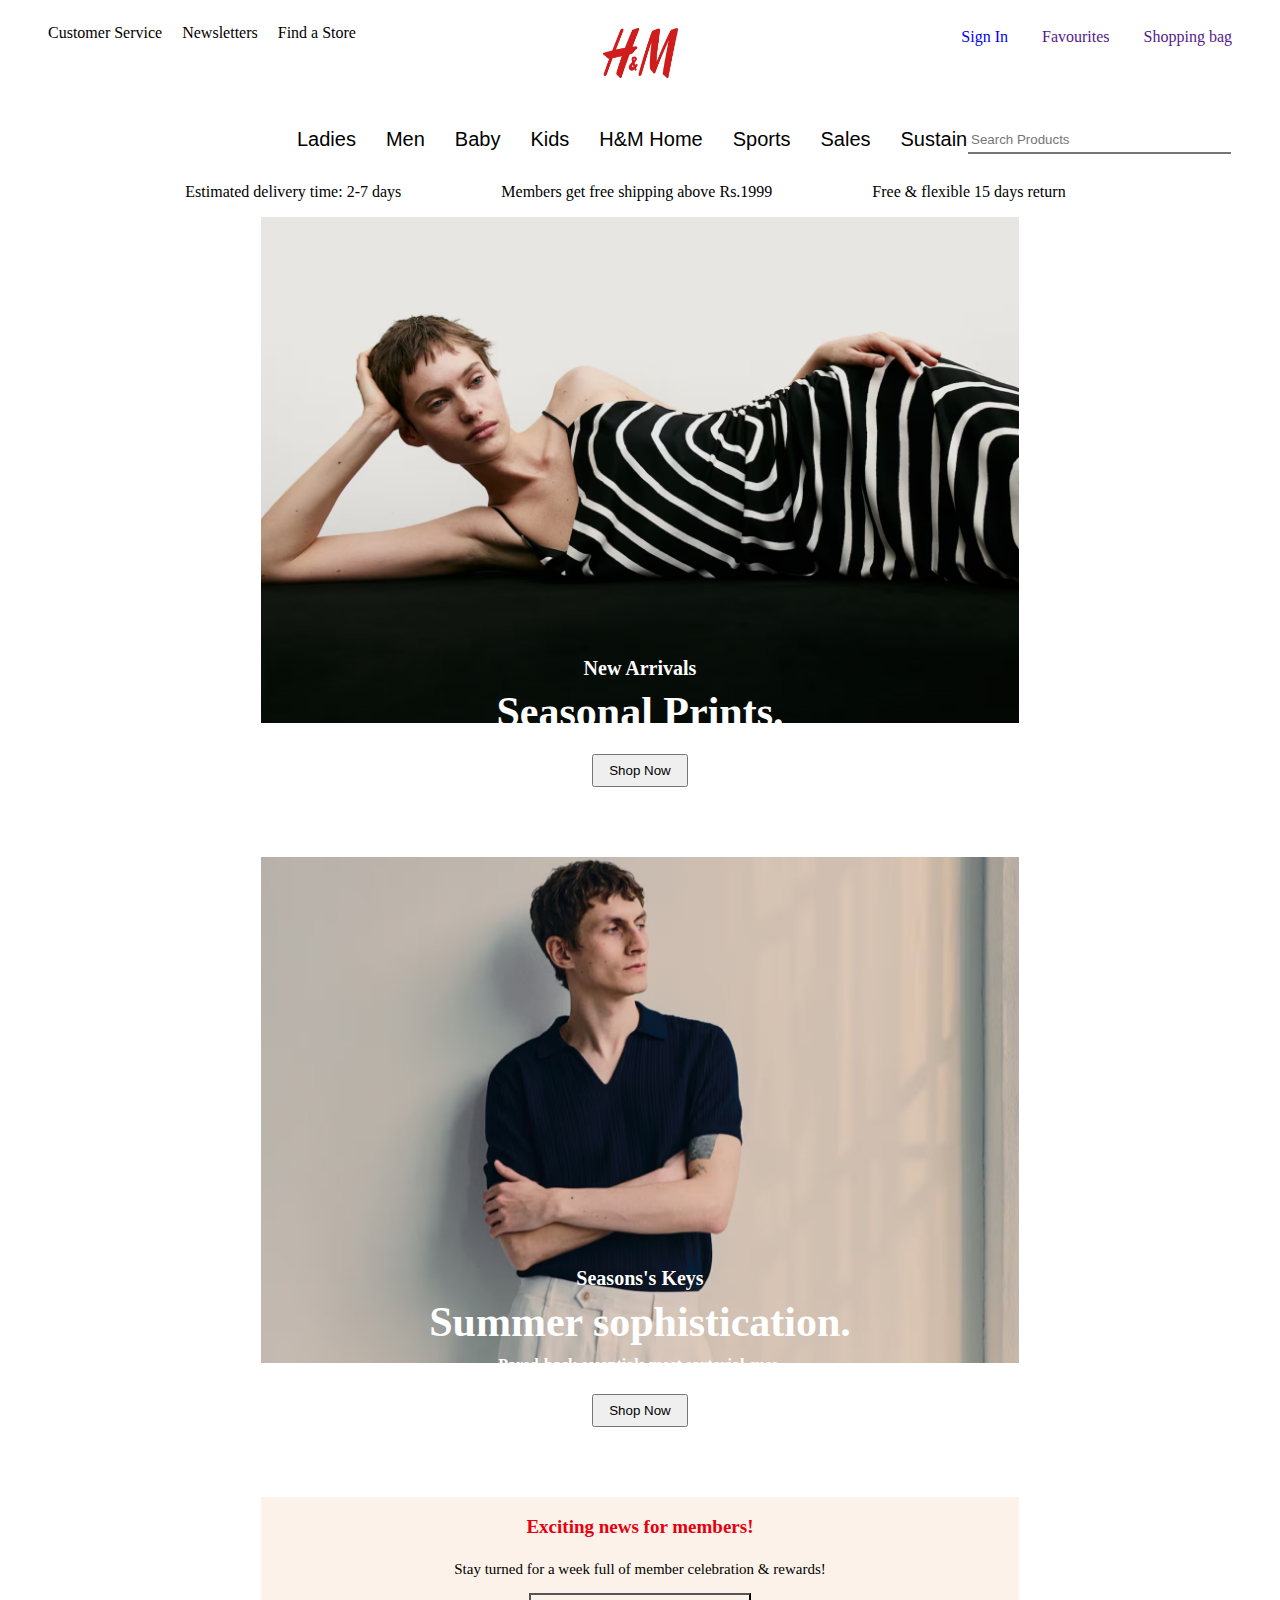
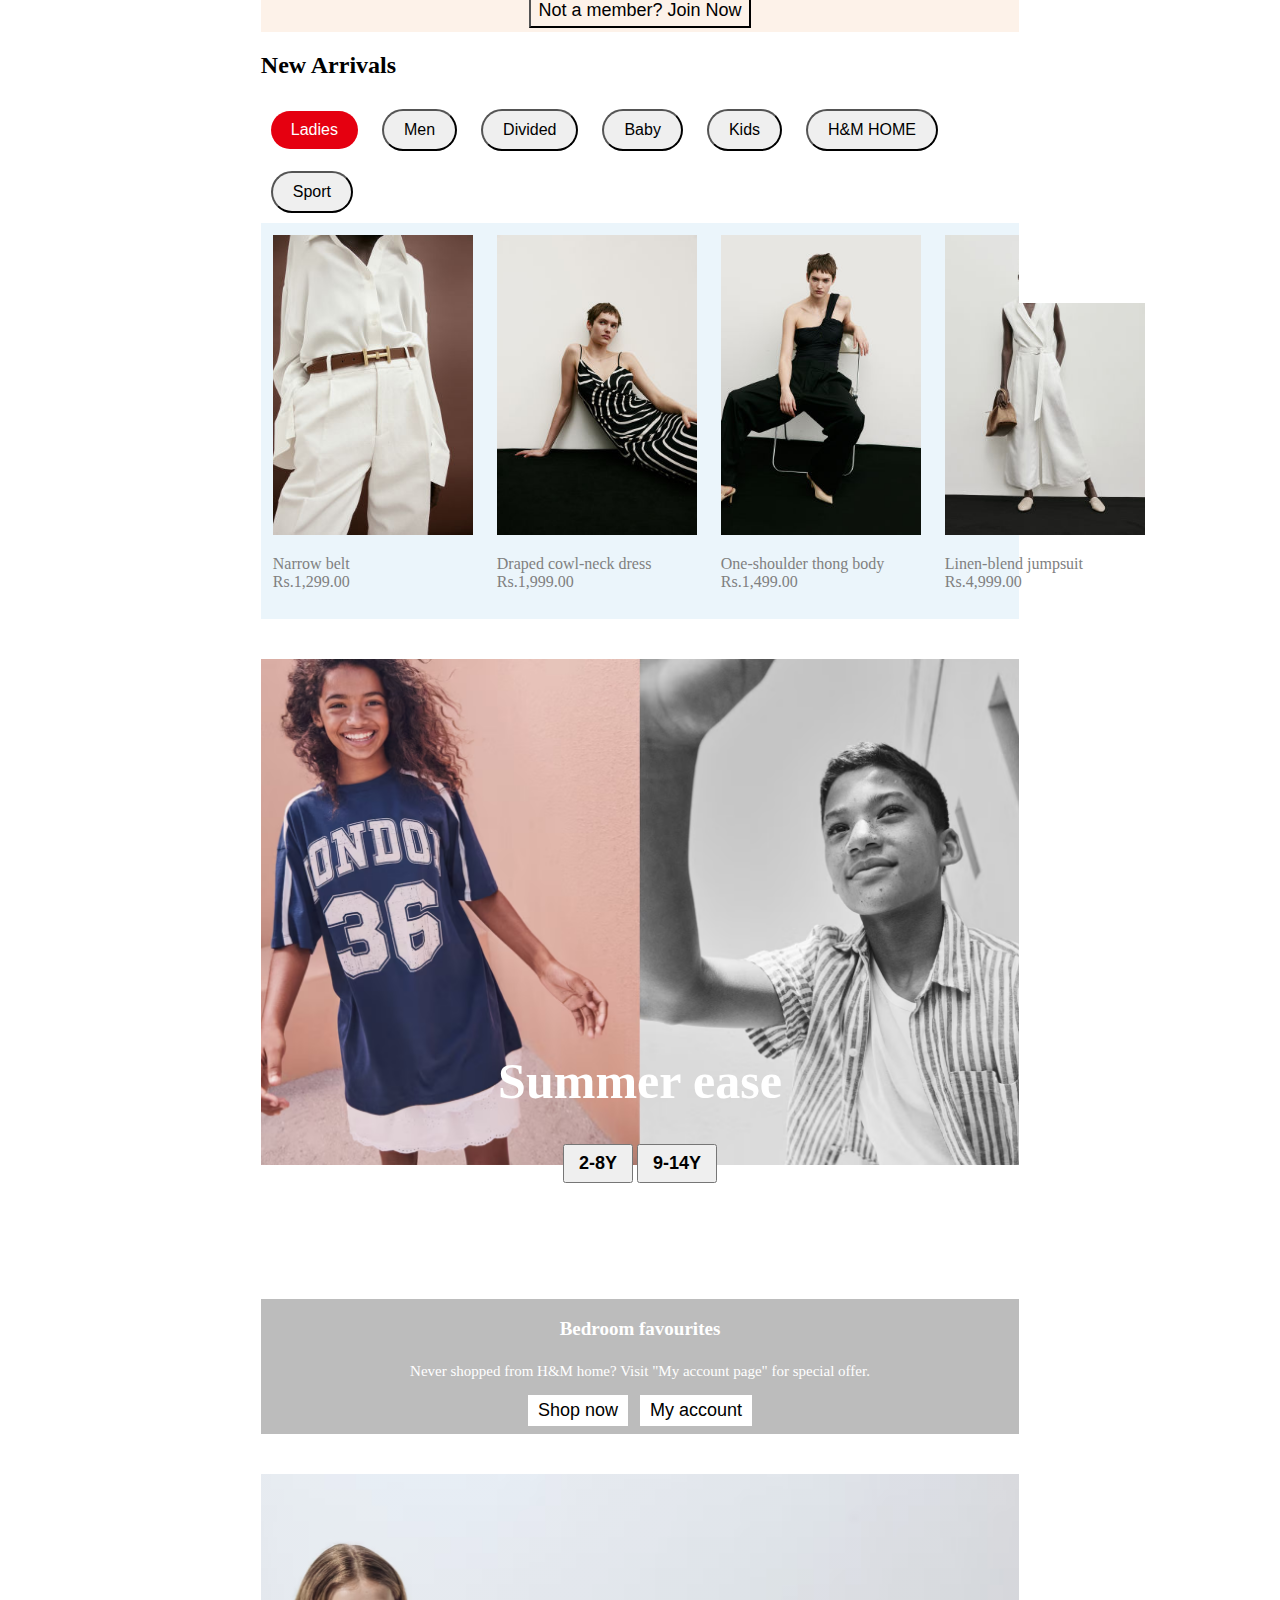
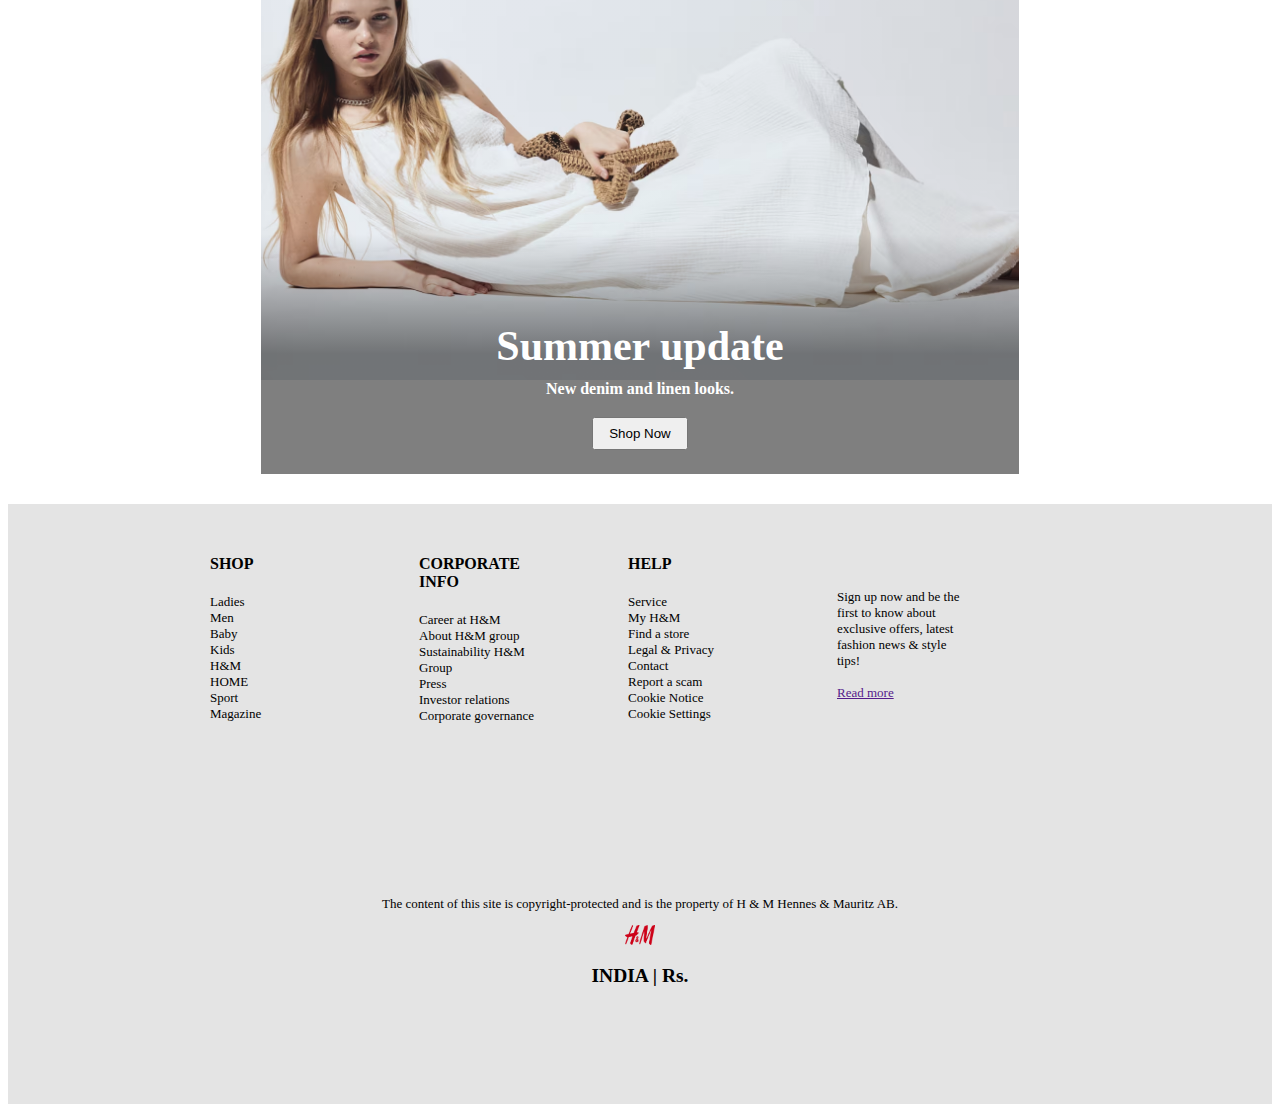
<file: index.html>
<!DOCTYPE html>
<html lang="en">
  <head>
    <meta charset="UTF-8" />
    <meta name="viewport" content="width=device-width, initial-scale=1.0" />
    <title>H&M | Online Fashion, HomeWear & KidsCloth | H&M IN</title>
    <link rel="stylesheet" href="style.css" />
    <link rel="icon" type="image/x-icon" href="images/709px-H&M-Logo.svg.png">
    <link
      rel="stylesheet"
      href="https://cdnjs.cloudflare.com/ajax/libs/font-awesome/6.5.2/css/all.min.css"
      integrity="sha512-SnH5WK+bZxgPHs44uWIX+LLJAJ9/2PkPKZ5QiAj6Ta86w+fsb2TkcmfRyVX3pBnMFcV7oQPJkl9QevSCWr3W6A=="
      crossorigin="anonymous"
      referrerpolicy="no-referrer"
    />
  </head>
  <body>
    <div class="header">
      <div class="left">
        <ul type="none">
          <li>Customer Service</li>
          <li>Newsletters</li>
          <li>Find a Store</li>
        </ul>
      </div>
      <div class="middle" align="center">
        <div><img src="images/down_for_maintenance.jpeg" alt="" /></div>
      </div>
      <div class="right">
        <ul type="none">
          <li>
            <a href="signin.html"><i class="fa-regular fa-user"></i>&nbsp;Sign In</a>
          </li>
          <li>
            <a href=""><i class="fa-regular fa-heart"></i>&nbsp;Favourites</a>
          </li>
          <li>
            <a href=""><i class="fa-solid fa-bag-shopping"></i>&nbsp;Shopping bag</a>
          </li>
        </ul>
      </div>
    </div>
    <div>
      <div class="navbar" align="center">
        <ul type="none">
          <li><a href="dress.html">Ladies</a></li>
          <li><a href="mendress.html">Men</a></li>
          <li><a href="baby.html">Baby</a></li>
          <li><a href="">Kids</a></li>
          <li><a href="index.html">H&M Home</a></li>
          <li><a href="">Sports</a></li>
          <li><a href="">Sales</a></li>
          <li><a href="">Sustainability</a></li>
        </ul>
      </div>
      <div class="search">
        <i class="fa-solid fa-magnifying-glass"></i>
        <input type="search" placeholder="Search Products " size="30" />
      </div>
    </div>
    <div class="navbar2" align="center">
      <ul type="none">
        <li>Estimated delivery time: 2-7 days</li>
        <li>Members get free shipping above Rs.1999</li>
        <li>Free & flexible 15 days return</li>
      </ul>
    </div>


    <!-- *********************hero****************** -->



    <div class="main">
      <div class="c-side"></div>
      <div class="m-side">
        <div align="center">
          <h3>New Arrivals</h3>
          <h1>Seasonal Prints.</h1>
          <button onclick="window.location.href='dress.html';">Shop Now</button>
        </div>
      </div>
      <div class="r-side"></div>
    </div>

    <!-- **********************2ndimage****************** -->

    <div class="main2">
      <div class="c-side"></div>
      <div class="m-side">
        <div align="center">
          <h3>Seasons's Keys</h3>
          <h1>Summer sophistication.</h1>
          <h4>Pared-back essentials meet sartorial cues.</h4>
          <button onclick="window.location.href='mendress.html';">Shop Now</button>
        </div>
      </div>
      <div class="r-side"></div>
    </div>
    <!-- *************************section-2***************** -->

    <div class="main3">
        <div class="c-side"></div>
        <div class="m-side">
            <div align="center">
                <h3>Exciting news for members!</h3>
                <p>Stay turned for a week full of member celebration & rewards!</p>
                <button onclick="window.location.href='dress.html';">Not a member? Join Now</button>
            </div>
        </div>
        <div class="r-side"></div>
    </div>


    <div class="arrivals">
        <div class="c-side"></div>
        <div class="m-side">
            <h2>New Arrivals</h2>
            <div >
                <button id="l">Ladies</button>
                <button onclick="window.location.href='mendress.html';">Men</button>
                <button>Divided</button>
                <button onclick="window.location.href='baby.html';">Baby</button>
                <button>Kids</button>
                <button>H&M HOME</button>
                <button>Sport</button>
            </div>
        </div>
        <div class="r-side"></div>
    </div>

    <div class="ladiesimg">
        <div class="c-side"></div>
        <div class="m-side">
            <div class="m1">
                <a href=""><img src="images/hmgoepprod.jpg" alt="" height="300px">
                <p>Narrow belt<br>Rs.1,299.00</p></a>
                
                <a href="dress.html"><img src="images/hmgoepprod (1).jpg" alt="" height="300px">
                <p>Draped cowl-neck dress<br>Rs.1,999.00</p></a>
                <a href=""><img src="images/hmgoepprod (2).jpg" alt="" height="300px">
                <p>One-shoulder thong body<br>Rs.1,499.00</p></a>
                <a href=""><img src="images/hmgoepprod (3).jpg" alt="" height="300px">
                <p>Linen-blend jumpsuit<br>Rs.4,999.00</p></a>
            </div>
        </div>
        <div class="r-side"></div>
    </div>


    <div class="girl-boy">
        <div class="c-side"></div>
        <div class="m-side">
            <div class="m2">
                <h1>Summer ease</h1>
                <button>2-8Y</button>
                <button>9-14Y</button>
            </div>
        </div>
        <div class="r-side"></div>
    </div>

    <div class="main3-1">
        <div class="c-side"></div>
        <div class="m-side">
            <div align="center">
                <h3>Bedroom favourites</h3>
                <p>Never shopped from H&M home? Visit "My account page" for special offer.</p>
                <button>Shop now</button>&nbsp;&nbsp;
                <button onclick="window.location.href='signin.html';">My account</button>
            </div>
        </div>
        <div class="r-side"></div>
    </div>


    <div class="main2-1">
        <div class="c-side"></div>
        <div class="m-side">
            
            <div align="center">
                <h1>Summer update</h1>
                <h4>New denim and linen looks.</h4>
                <button>Shop Now</button>
            </div>
        </div>
        <div class="r-side"></div>
    </div>

    <!-- ********************footer******************** -->

    <div class="footer">
        <div class="l-foot"></div>
        <div class="m-foot">
        <div class="mf1">
          <h4>SHOP</h4> 
          <p>Ladies <br />
          Men <br />
          Baby <br />
          Kids <br />
          H&M  <br>HOME <br> Sport <br> Magazine</p>
        </div>
        <div class="mf2">
          <h4>CORPORATE INFO </h4>
          <p>Career at H&M <br />
          About H&M group <br />
          Sustainability H&M Group <br />
          Press <br />
          Investor relations <br />
          Corporate governance</p>
        </div>
        <div class="mf3">
          <h4>HELP </h4>
          <p> Service <br />
          My H&M <br />
          Find a store <br />
          Legal & Privacy <br />
          Contact <br />
          Report a scam <br />
          Cookie Notice <br />
          Cookie Settings</p>
        </div>
        <div class="mf4">
            <p>Sign up now and be the first to know about exclusive offers, latest
            fashion news & style tips! <br><br><a href="">Read more</a></p>
          </div> 
        </div>
        <div class="r-foot"></div>
      </div>


      <div class="footer2">
        <div class="l2-foot"></div>
        <div class="m2-foot">
            <div class="icons" align="center">
                <ul type="none">
                 <li> <i class="fa-brands fa-instagram"></i></li>
                 <li> <i class="fa-brands fa-tiktok"></i></li>
                 <li> <i class="fa-brands fa-youtube"></i></li>
                 <li> <i class="fa-brands fa-pinterest"></i></li>
                 <li> <i class="fa-brands fa-facebook"></i></li>
                </ul>
               </div> 
               <div class="f-logo" align="center">
               <p>The content of this site is copyright-protected and is the property of H & M Hennes & Mauritz AB.</p>
               <div><img src="images/709px-H&M-Logo.svg.png" alt="" height="20px"></div>
               <h2>INDIA | Rs.</h2>
            </div>
            </div>
        <div class="r2-foot"></div>
      </div>
  </body>
</html>
</file>
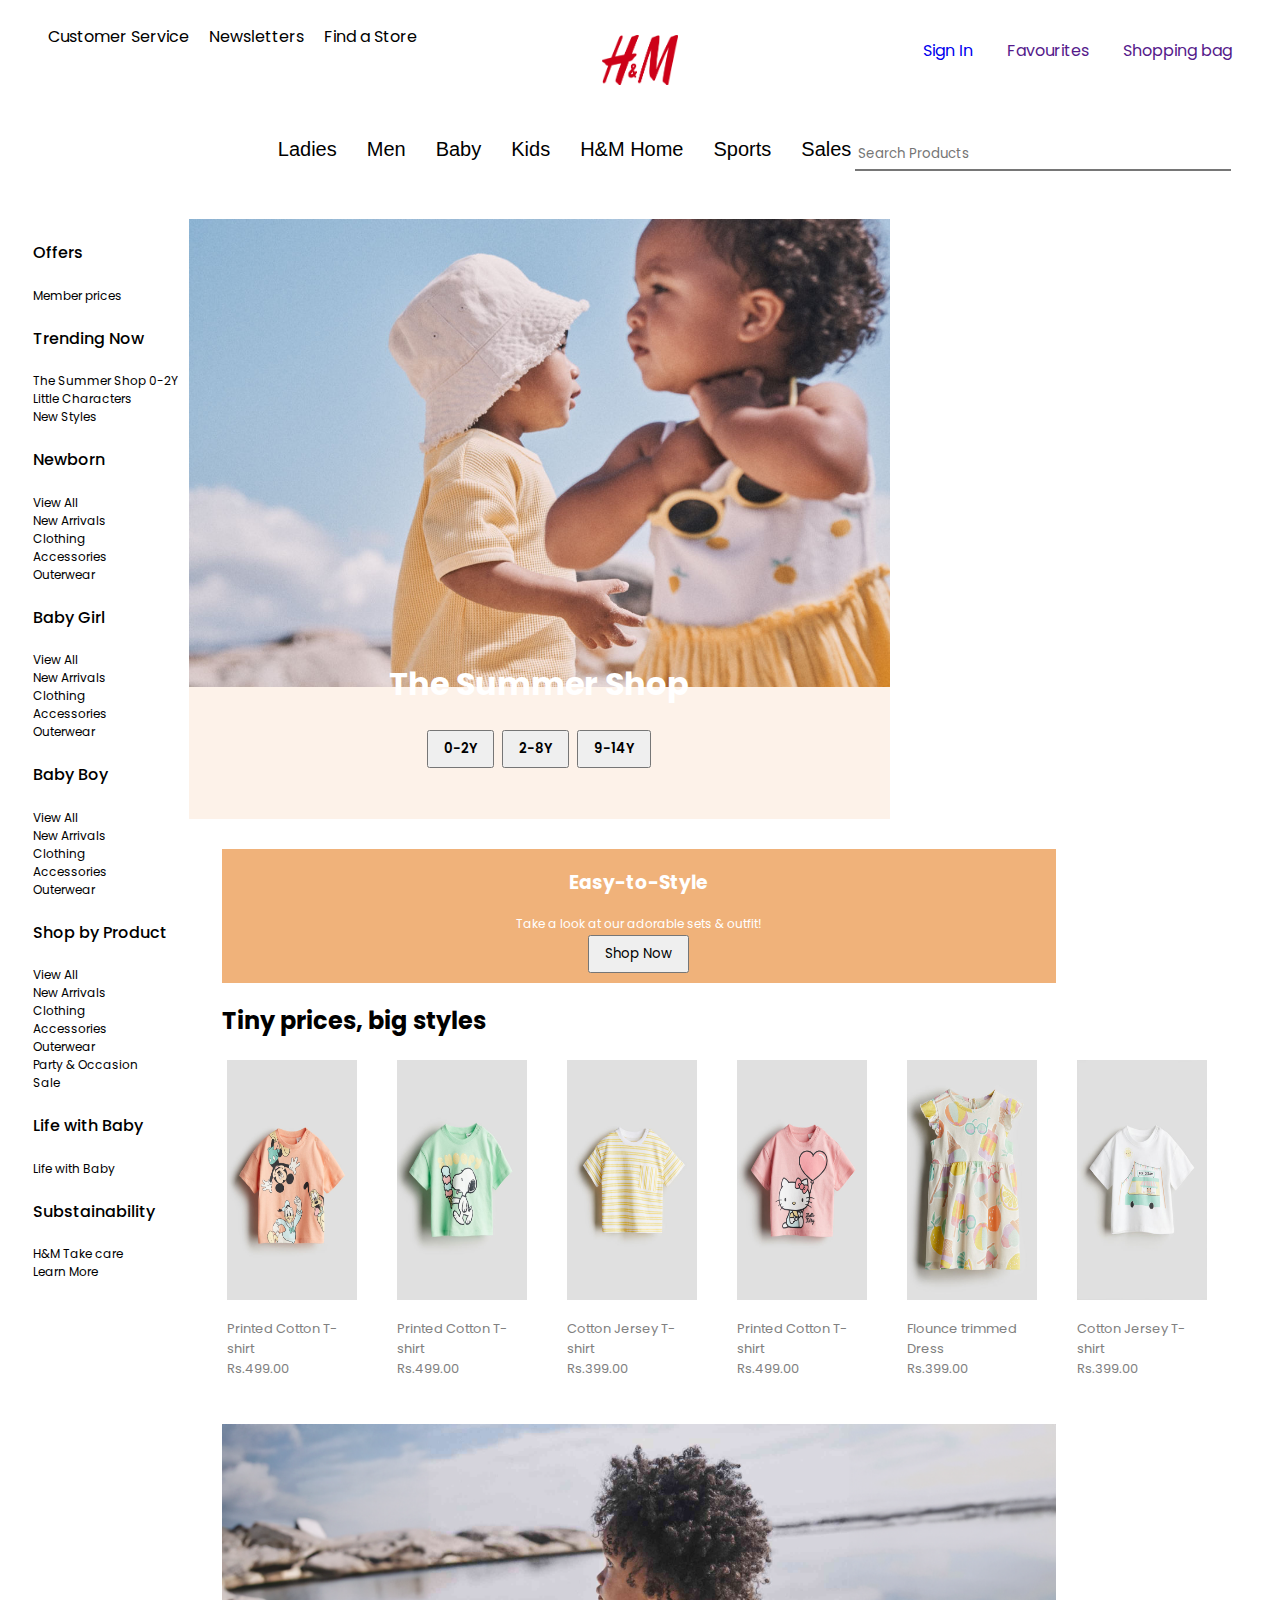
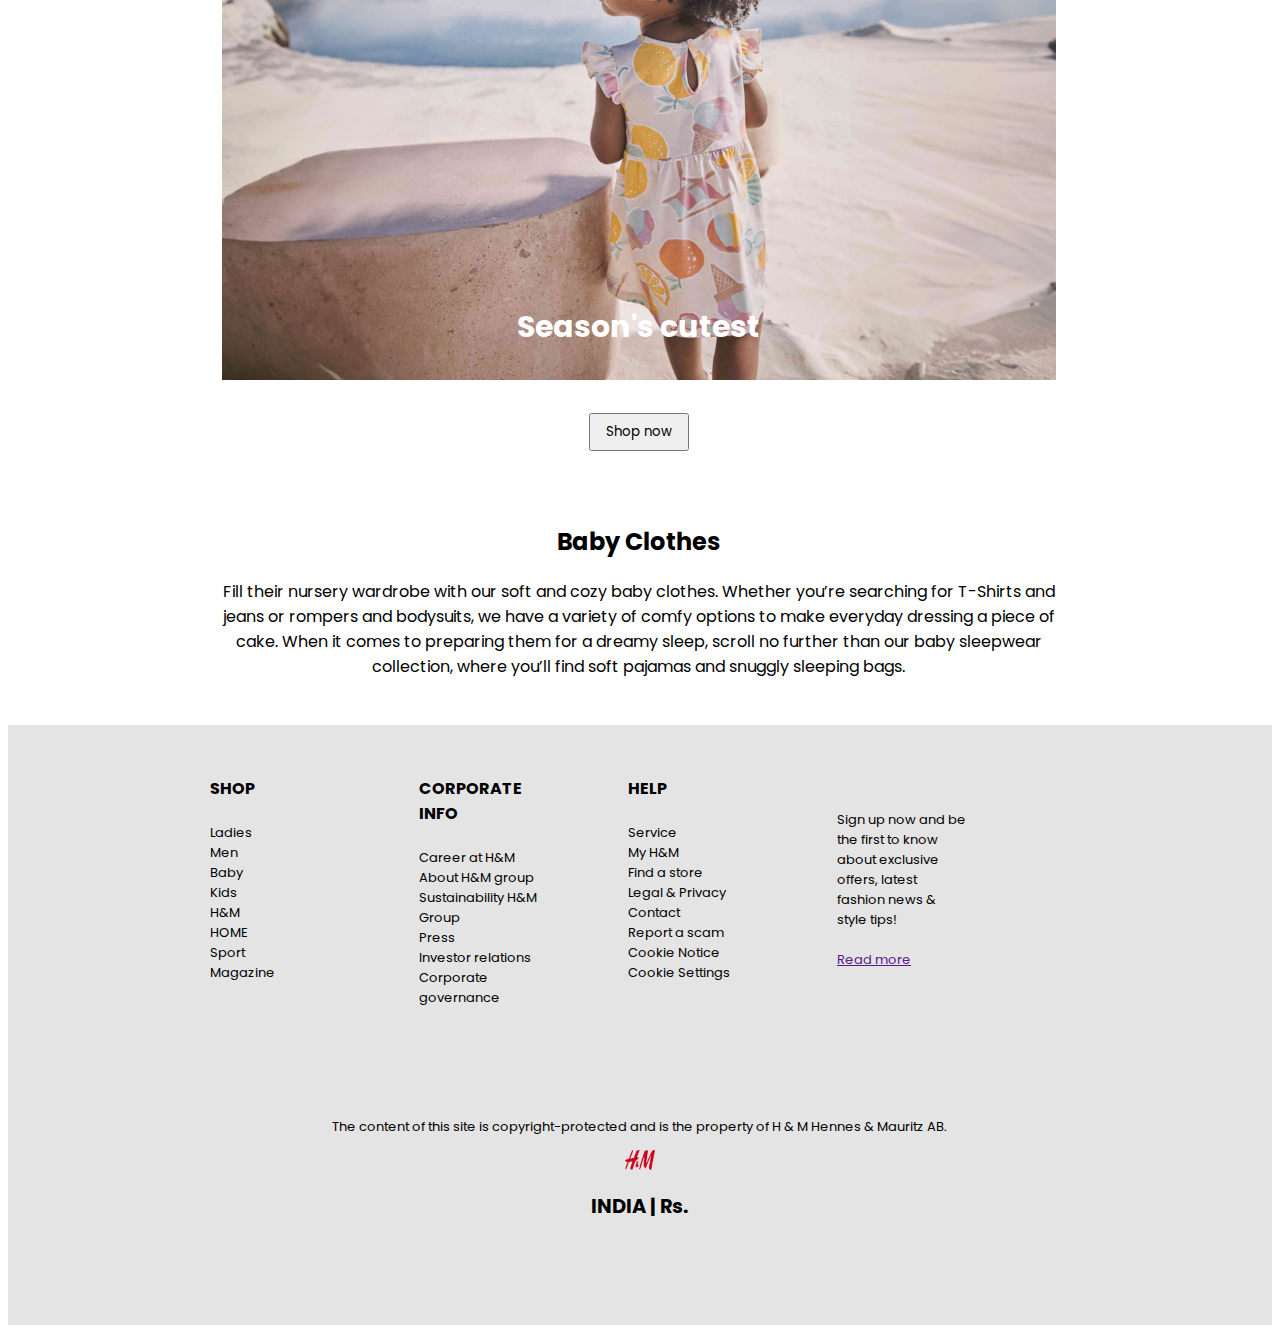
<file: baby.html>
<!DOCTYPE html>
<html lang="en">
  <head>
    <meta charset="UTF-8" />
    <meta name="viewport" content="width=device-width, initial-scale=1.0" />
    <title>Baby Clothes | Outfits, Accessories & Shoes | H&M IN</title>
    <link rel="stylesheet" href="baby.css" />
    <link rel="icon" type="image/x-icon" href="images/709px-H&M-Logo.svg.png">
    <link
      rel="stylesheet"
      href="https://cdnjs.cloudflare.com/ajax/libs/font-awesome/6.5.2/css/all.min.css"
      integrity="sha512-SnH5WK+bZxgPHs44uWIX+LLJAJ9/2PkPKZ5QiAj6Ta86w+fsb2TkcmfRyVX3pBnMFcV7oQPJkl9QevSCWr3W6A=="
      crossorigin="anonymous"
      referrerpolicy="no-referrer"
    />
    <link rel="preconnect" href="https://fonts.googleapis.com" />
    <link rel="preconnect" href="https://fonts.gstatic.com" crossorigin />
    <link
      href="https://fonts.googleapis.com/css2?family=Poppins:ital,wght@0,100;0,200;0,300;0,400;0,500;0,600;0,700;0,800;0,900;1,100;1,200;1,300;1,400;1,500;1,600;1,700;1,800;1,900&display=swap"
      rel="stylesheet"
    />
  </head>
  <body>
    <div class="header">
      <div class="left">
        <ul type="none">
          <li>Customer Service</li>
          <li>Newsletters</li>
          <li>Find a Store</li>
        </ul>
      </div>
      <div class="middle" align="center">
        <div><img src="images/709px-H&M-Logo.svg.png" alt="" /></div>
      </div>
      <div class="right">
        <ul type="none">
          <li>
            <a href="signin.html"><i class="fa-regular fa-user"></i>&nbsp;Sign In</a>
          </li>
          <li>
            <a href=""><i class="fa-regular fa-heart"></i>&nbsp;Favourites</a>
          </li>
          <li>
            <a href=""
              ><i class="fa-solid fa-bag-shopping"></i>&nbsp;Shopping bag</a
            >
          </li>
        </ul>
      </div>
    </div>
    <div>
      <div class="navbar" align="center">
        <ul type="none">
          <li><a href="dress.html">Ladies</a></li>
          <li><a href="mendress.html">Men</a></li>
          <li><a href="baby.html">Baby</a></li>
          <li><a href="">Kids</a></li>
          <li><a href="index.html">H&M Home</a></li>
          <li><a href="">Sports</a></li>
          <li><a href="">Sales</a></li>
          <li><a href="">Sustainability</a></li>
        </ul>
      </div>
      <div class="search">
        <i class="fa-solid fa-magnifying-glass"></i>
        <input type="search" placeholder="Search Products " size="30" />
      </div>
    </div>

    <!-- ******images******** -->

    <div class="main">
      <div class="l-side">
        <h4>Offers</h4>
        <p>Member prices</p>
        <h4>Trending Now</h4>
        <p>
          The Summer Shop 0-2Y<br />
          Little Characters<br />
          New Styles<br />
        </p>
        <h4>Newborn</h4>
        <p>
          View All<br />
          New Arrivals<br />
          Clothing <br />
          Accessories<br />
          Outerwear
        </p>
        <h4>Baby Girl</h4>
        <p>
          View All<br />
          New Arrivals<br />
          Clothing <br />
          Accessories<br />
          Outerwear
        </p>
        <h4>Baby Boy</h4>
        <p>
          View All<br />
          New Arrivals<br />
          Clothing <br />
          Accessories<br />
          Outerwear
        </p>
        <h4>Shop by Product</h4>
        <p>
          View All<br />
          New Arrivals<br />
          Clothing <br />
          Accessories<br />
          Outerwear<br />
          Party & Occasion<br />
          Sale
        </p>
        <h4>Life with Baby</h4>
        <p>Life with Baby</p>
        <h4>Substainability</h4>
        <p>
          H&M Take care<br />
          Learn More
        </p>
      </div>
      <div class="m-side">
        <div align="center">
          <h1>The Summer Shop</h1>
          <button>0-2Y</button>&nbsp; <button>2-8Y</button>&nbsp;
          <button>9-14Y</button>
        </div>
      </div>
      <div class="r-side"></div>
    </div>

    <div class="main4">
      <div class="l2-side"></div>
      <div class="m2-side" align="center">
        <h3>Easy-to-Style</h3>
        <p>Take a look at our adorable sets & outfit!</p>
        <button>Shop Now</button>
      </div>
      <div class="r2-side"></div>
    </div>

    <div class="kidswear">
      <div class="l3-side"></div>
      <div class="m3-side">
        <h2>Tiny prices, big styles</h2>
        <div class="ma">
          <a href=""
            ><img
              src="images/hmgoepprod11.jpg"
              alt=""
              height="240px"
              width="130px"
            />
            <p>Printed Cotton T-shirt<br />Rs.499.00</p></a
          >
          <a href=""
            ><img
              src="images/hmgoepprod12.jpg"
              alt=""
              height="240px"
              width="130px"
            />
            <p>Printed Cotton T-shirt<br />Rs.499.00</p></a
          >
          <a href=""
            ><img
              src="images/hmgoepprod13.jpg"
              alt=""
              height="240px"
              width="130px"
            />
            <p>Cotton Jersey T-shirt<br />Rs.399.00</p></a
          >
          <a href=""
            ><img
              src="images/hmgoepprod14.jpg"
              alt=""
              height="240px"
              width="130px"
            />
            <p>Printed Cotton T-shirt<br />Rs.499.00</p></a
          >
          <a href=""
            ><img
              src="images/hmgoepprod15.jpg"
              alt=""
              height="240px"
              width="130px"
            />
            <p>Flounce trimmed Dress<br />Rs.399.00</p></a
          >
          <a href=""
            ><img
              src="images/hmgoepprod16.jpg"
              alt=""
              height="240px"
              width="130px"
            />
            <p>Cotton Jersey T-shirt<br />Rs.399.00</p></a
          >
        </div>
      </div>
      <div class="r3-side"></div>
    </div>

    <div class="cute">
      <div class="l4-side"></div>
      <div class="m4-side">
        <div class="mb" align="center">
          <h2>Season's cutest</h2>
          <h4>Take a peek at tiny styles!</h4>
          <button>Shop now</button>
        </div>
      </div>
      <div class="r4-side"></div>
    </div>

    <div class="babycloth">
      <div class="l5-side"></div>
      <div class="m5-side">
        <div class="mc" align="center">
          <h2>Baby Clothes</h2>
          <p>
            Fill their nursery wardrobe with our soft and cozy baby clothes.
            Whether you’re searching for T-Shirts and jeans or rompers and
            bodysuits, we have a variety of comfy options to make everyday
            dressing a piece of cake. When it comes to preparing them for a
            dreamy sleep, scroll no further than our baby sleepwear collection,
            where you’ll find soft pajamas and snuggly sleeping bags.
          </p>
        </div>
      </div>
      <div class="r5-side"></div>
    </div>

    <div class="footer">
      <div class="l-foot"></div>
      <div class="m-foot">
        <div class="mf1">
          <h4>SHOP</h4>
          <p>
            Ladies <br />
            Men <br />
            Baby <br />
            Kids <br />
            H&M <br />HOME <br />
            Sport <br />
            Magazine
          </p>
        </div>
        <div class="mf2">
          <h4>CORPORATE INFO</h4>
          <p>
            Career at H&M <br />
            About H&M group <br />
            Sustainability H&M Group <br />
            Press <br />
            Investor relations <br />
            Corporate governance
          </p>
        </div>
        <div class="mf3">
          <h4>HELP</h4>
          <p>
            Service <br />
            My H&M <br />
            Find a store <br />
            Legal & Privacy <br />
            Contact <br />
            Report a scam <br />
            Cookie Notice <br />
            Cookie Settings
          </p>
        </div>
        <div class="mf4">
          <p>
            Sign up now and be the first to know about exclusive offers, latest
            fashion news & style tips! <br /><br /><a href="">Read more</a>
          </p>
        </div>
      </div>
      <div class="r-foot"></div>
    </div>

    <div class="footer2">
      <div class="l2-foot"></div>
      <div class="m2-foot">
        <div class="icons" align="center">
          <ul type="none">
            <li><i class="fa-brands fa-instagram"></i></li>
            <li><i class="fa-brands fa-tiktok"></i></li>
            <li><i class="fa-brands fa-youtube"></i></li>
            <li><i class="fa-brands fa-pinterest"></i></li>
            <li><i class="fa-brands fa-facebook"></i></li>
          </ul>
        </div>
        <div class="f-logo" align="center">
          <p>
            The content of this site is copyright-protected and is the property
            of H & M Hennes & Mauritz AB.
          </p>
          <div>
            <img src="images/709px-H&M-Logo.svg.png" alt="" height="20px" />
          </div>
          <h2>INDIA | Rs.</h2>
        </div>
      </div>
      <div class="r2-foot"></div>
    </div>
  </body>
</html>
</file>
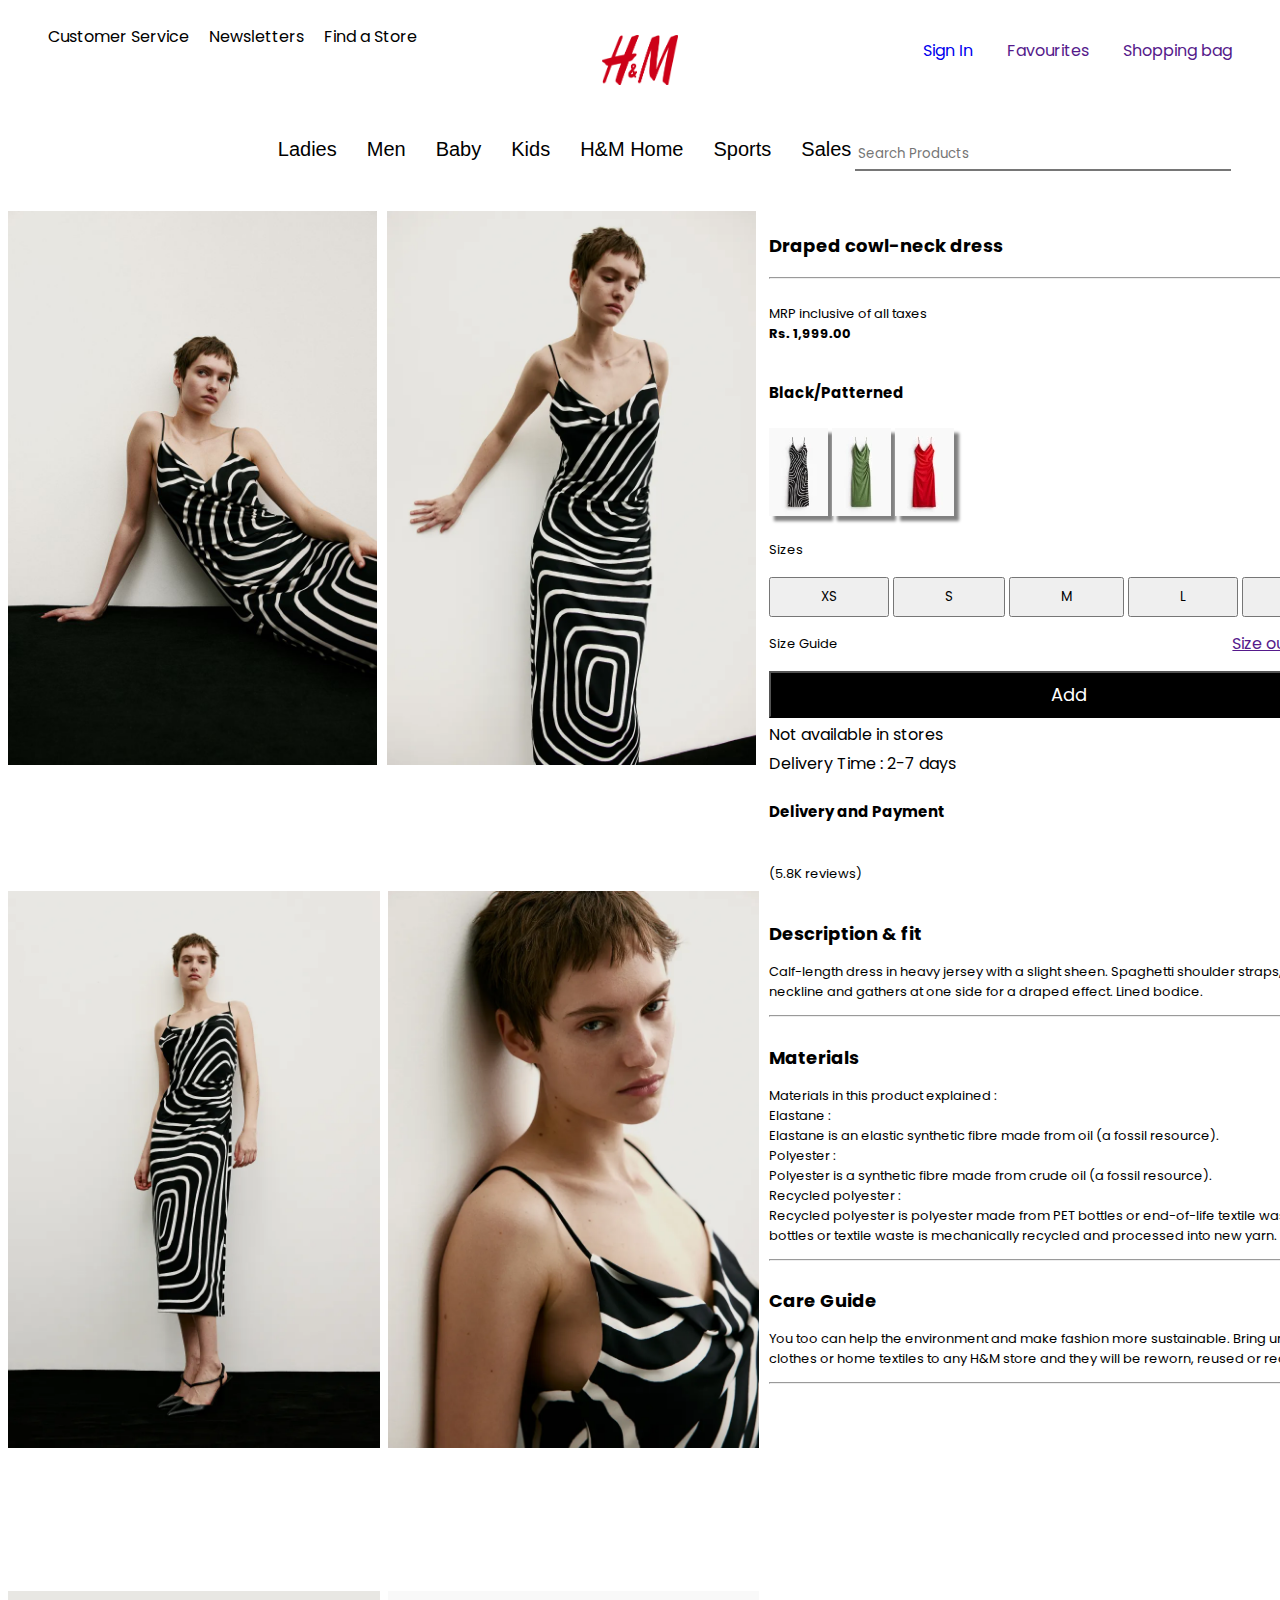
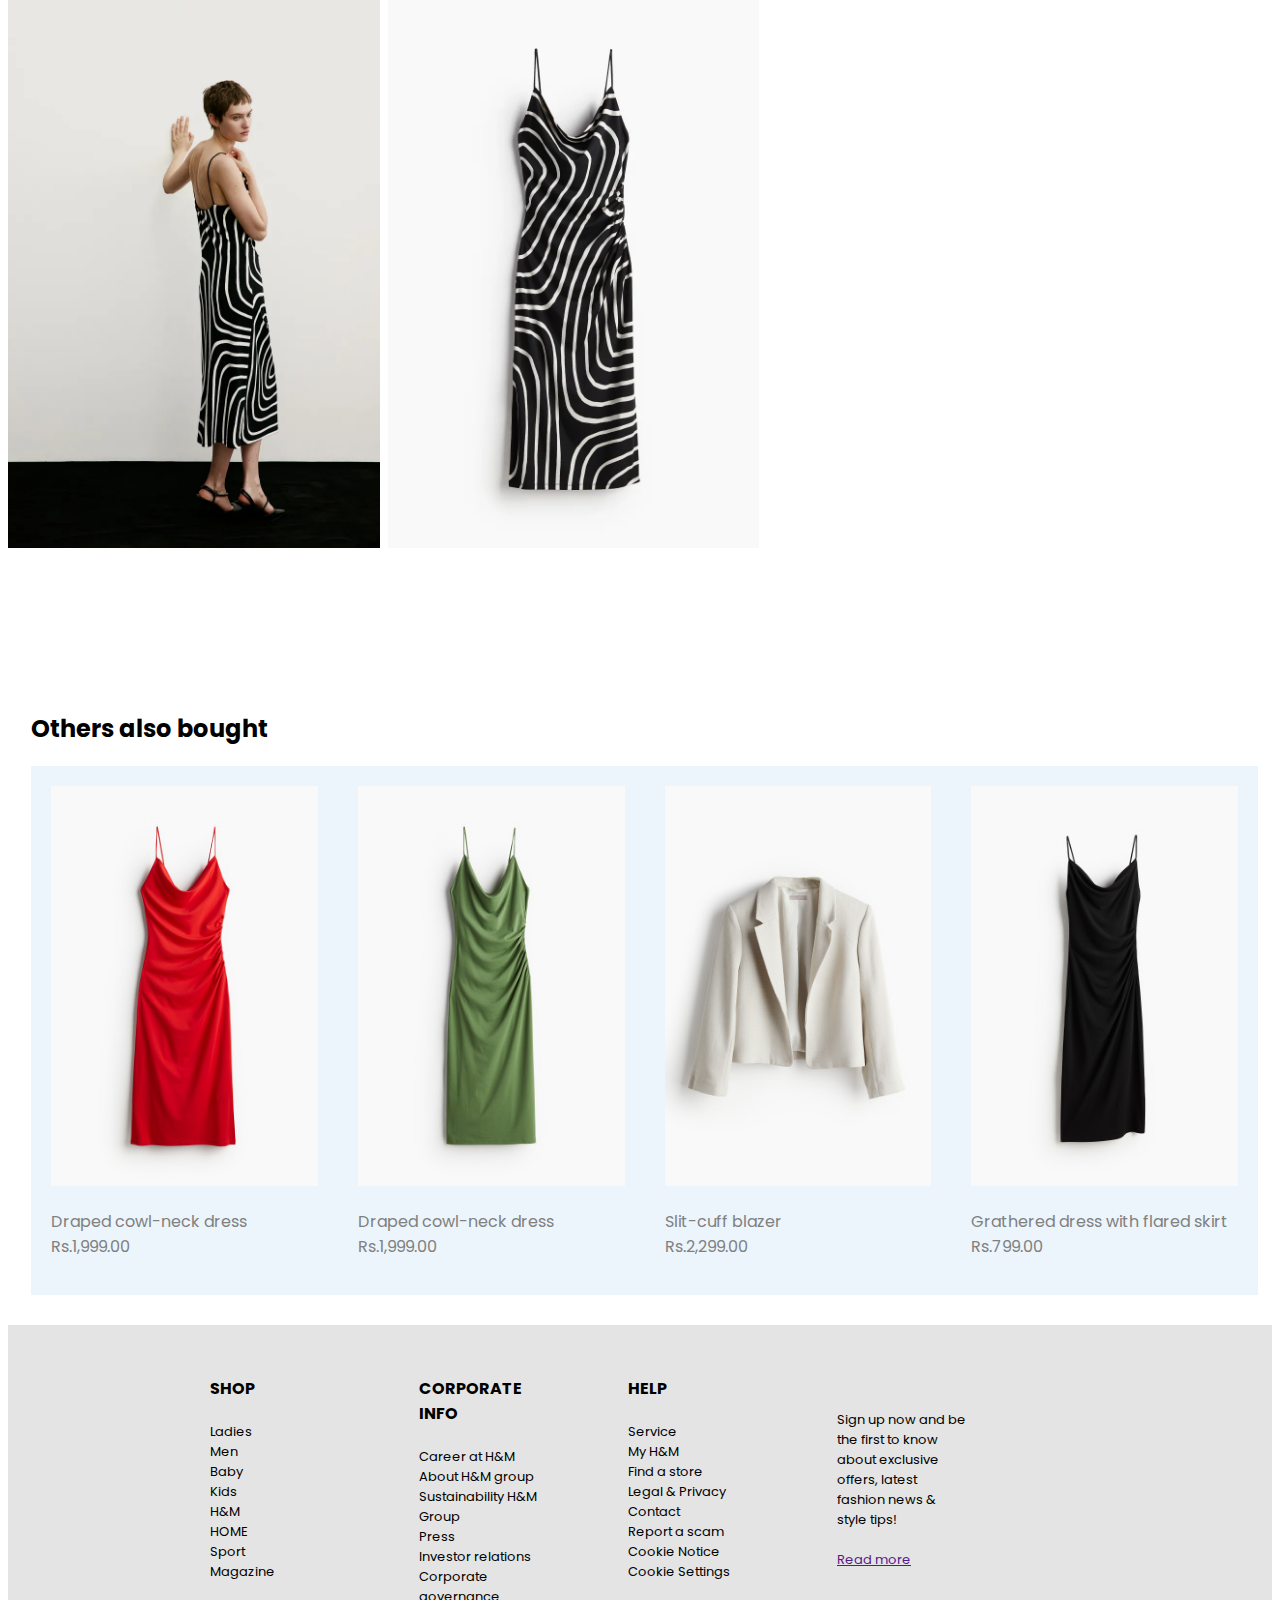
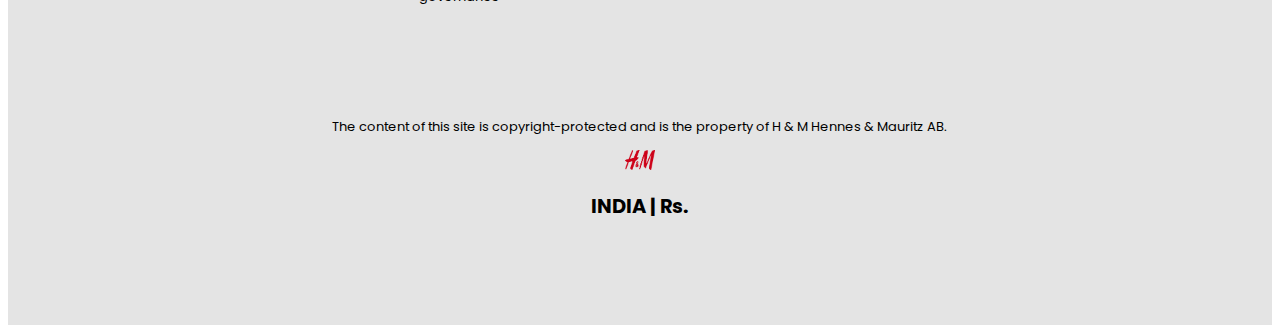
<file: dress.html>
<!DOCTYPE html>
<html lang="en">
  <head>
    <meta charset="UTF-8" />
    <meta name="viewport" content="width=device-width, initial-scale=1.0" />
    <title>Draped Cowl-Neck Dress | H&M</title>
    <link rel="stylesheet" href="dress.css" />
    <link rel="icon" type="image/x-icon" href="images/709px-H&M-Logo.svg.png">
    <link
      rel="stylesheet"
      href="https://cdnjs.cloudflare.com/ajax/libs/font-awesome/6.5.2/css/all.min.css"
      integrity="sha512-SnH5WK+bZxgPHs44uWIX+LLJAJ9/2PkPKZ5QiAj6Ta86w+fsb2TkcmfRyVX3pBnMFcV7oQPJkl9QevSCWr3W6A=="
      crossorigin="anonymous"
      referrerpolicy="no-referrer"
    />
    <link rel="preconnect" href="https://fonts.googleapis.com">
<link rel="preconnect" href="https://fonts.gstatic.com" crossorigin>
<link href="https://fonts.googleapis.com/css2?family=Poppins:ital,wght@0,100;0,200;0,300;0,400;0,500;0,600;0,700;0,800;0,900;1,100;1,200;1,300;1,400;1,500;1,600;1,700;1,800;1,900&display=swap" rel="stylesheet">
  </head>
  <body>
    <div class="header">
      <div class="left">
        <ul type="none">
          <li>Customer Service</li>
          <li>Newsletters</li>
          <li>Find a Store</li>
        </ul>
      </div>
      <div class="middle" align="center">
        <div><img src="images/709px-H&M-Logo.svg.png" alt="" /></div>
      </div>
      <div class="right">
        <ul type="none">
          <li>
            <a href="signin.html"><i class="fa-regular fa-user"></i>&nbsp;Sign In</a>
          </li>
          <li>
            <a href=""><i class="fa-regular fa-heart"></i>&nbsp;Favourites</a>
          </li>
          <li>
            <a href=""
              ><i class="fa-solid fa-bag-shopping"></i>&nbsp;Shopping bag</a
            >
          </li>
        </ul>
      </div>
    </div>
    <div>
      <div class="navbar" align="center">
        <ul type="none">
          <li><a href="dress.html">Ladies</a></li>
          <li><a href="mendress.html">Men</a></li>
          <li><a href="baby.html">Baby</a></li>
          <li><a href="">Kids</a></li>
          <li><a href="index.html">H&M Home</a></li>
          <li><a href="">Sports</a></li>
          <li><a href="">Sales</a></li>
          <li><a href="">Sustainability</a></li>
        </ul>
      </div>
      <div class="search">
        <i class="fa-solid fa-magnifying-glass"></i>
        <input type="search" placeholder="Search Products " size="30" />
      </div>
    </div>

    <div class="dress">
        <div class="modelimg">
            <div class="img1"></div>
            <div class="img2"></div>
        </div>
        <div class="pricing">
        <table>
            <tr>
                <td colspan="2"><h3> Draped cowl-neck dress</h3><hr></td>
            </tr>
            <tr>
                <td colspan="2"><p>MRP inclusive of all taxes<br><b>Rs. 1,999.00</b></p></td>
            </tr>
            <tr>
                <td colspan="2"><h4>Black/Patterned</h4></td>
            </tr>
            <tr>
                <td colspan="2"><img src="images/dress11.webp" alt="">
                    <img src="images/dress12.webp" alt="">
                    <img src="images/dress13.webp" alt=""></td>
            </tr>
            <tr>
                <td colspan="2"><p>Sizes</p></td>
            </tr>
            <tr>
                <td colspan="2"><button>XS</button>
                    <button>S</button>
                    <button>M</button>
                    <button>L</button>
                    <button>XL</button></td>
            </tr>
            <tr>
                <td><p>Size Guide</p></td>
                <td><a href="">Size out of stock?</a></td>
            </tr>
            <tr>
                <td colspan="2"><button id="add">Add</button></td>
            </tr>
            <tr>
                <td colspan="2">Not available in stores</td>
            </tr>
            <tr>
                <td colspan="2">Delivery Time : 2-7 days</td>
            </tr>
            <tr>
                <td colspan="2"><H4>Delivery and Payment</H4></td>
            </tr>
            <tr>
                <td></td>
            </tr>
            <tr>
                <td colspan="2"><p>(5.8K reviews)</p></td>
            </tr>
            <tr>
                <td></td>
            </tr>
            <tr>
                <td colspan="2"><h2>Description & fit</h2>
                  <p>Calf-length dress in heavy jersey with a slight sheen. Spaghetti shoulder straps, a cowl neckline and gathers at one side for a draped effect. Lined bodice.</p><hr></td>
            </tr>
            <tr>
                <td colspan="2"><h2>Materials</h2>
                  <p>Materials in this product explained : <br>
                    Elastane : <br>
                    Elastane is an elastic synthetic fibre made from oil (a fossil resource). <br>
                    Polyester : <br>
                    Polyester is a synthetic fibre made from crude oil (a fossil resource). <br>
                    Recycled polyester : <br>
                    Recycled polyester is polyester made from PET bottles or end-of-life textile waste. The PET bottles or textile waste is mechanically recycled and processed into new yarn.</p><hr></td>
            </tr>
            <tr>
                <td colspan="2"><h2>Care Guide</h2> <p>You too can help the environment and make fashion more sustainable. Bring unwanted clothes or home textiles to any H&M store and they will be reworn, reused or recycled.</p><hr></td>
            </tr>

        </table>
        </div>
    </div>


    <div class="dress-1">
        <div class="modelimg-1">
            <div class="img3"></div>
            <div class="img4"></div>
        </div>
    </div>

    <div class="dress-2">
        <div class="modelimg-2">
            <div class="img5"></div>
            <div class="img6"></div>
        </div>
    </div>

    <div class="other">
        <div class="l-side"></div>
        <div class="m-side">
            <h2>Others also bought</h2>
          <div class="m1">
            <a href=""
              ><img src="images/dress21.jpg" alt="" height="400px" />
              <p>Draped cowl-neck dress<br />Rs.1,999.00</p></a
            >
  
            <a href=""
              ><img src="images/dress22.jpg" alt="" height="400px" />
              <p>Draped cowl-neck dress<br />Rs.1,999.00</p></a
            >
            <a href=""
              ><img src="images/dress23.jpg" alt="" height="400px" />
              <p>Slit-cuff blazer<br />Rs.2,299.00</p></a
            >
            <a href=""
              ><img src="images/dress24.jpg" alt="" height="400px" />
              <p>Grathered dress with flared skirt<br />Rs.799.00</p></a
            >
          </div>
        </div>
        <div class="r-side"></div>
      </div>

      
    <div class="footer">
        <div class="l-foot"></div>
        <div class="m-foot">
        <div class="mf1">
          <h4>SHOP</h4> 
          <p>Ladies <br />
          Men <br />
          Baby <br />
          Kids <br />
          H&M  <br>HOME <br> Sport <br> Magazine</p>
        </div>
        <div class="mf2">
          <h4>CORPORATE INFO </h4>
          <p>Career at H&M <br />
          About H&M group <br />
          Sustainability H&M Group <br />
          Press <br />
          Investor relations <br />
          Corporate governance</p>
        </div>
        <div class="mf3">
          <h4>HELP </h4>
          <p> Service <br />
          My H&M <br />
          Find a store <br />
          Legal & Privacy <br />
          Contact <br />
          Report a scam <br />
          Cookie Notice <br />
          Cookie Settings</p>
        </div>
        <div class="mf4">
            <p>Sign up now and be the first to know about exclusive offers, latest
            fashion news & style tips! <br><br><a href="">Read more</a></p>
          </div> 
        </div>
        <div class="r-foot"></div>
      </div>
  
  
      <div class="footer2">
        <div class="l2-foot"></div>
        <div class="m2-foot">
            <div class="icons" align="center">
                <ul type="none">
                 <li> <i class="fa-brands fa-instagram"></i></li>
                 <li> <i class="fa-brands fa-tiktok"></i></li>
                 <li> <i class="fa-brands fa-youtube"></i></li>
                 <li> <i class="fa-brands fa-pinterest"></i></li>
                 <li> <i class="fa-brands fa-facebook"></i></li>
                </ul>
               </div> 
               <div class="f-logo" align="center">
               <p>The content of this site is copyright-protected and is the property of H & M Hennes & Mauritz AB.</p>
               <div><img src="images/709px-H&M-Logo.svg.png" alt="" height="20px"></div>
               <h2>INDIA | Rs.</h2>
            </div>
            </div>
        <div class="r2-foot"></div>
      </div>
  </div>
  

</body>
</html>
</file>
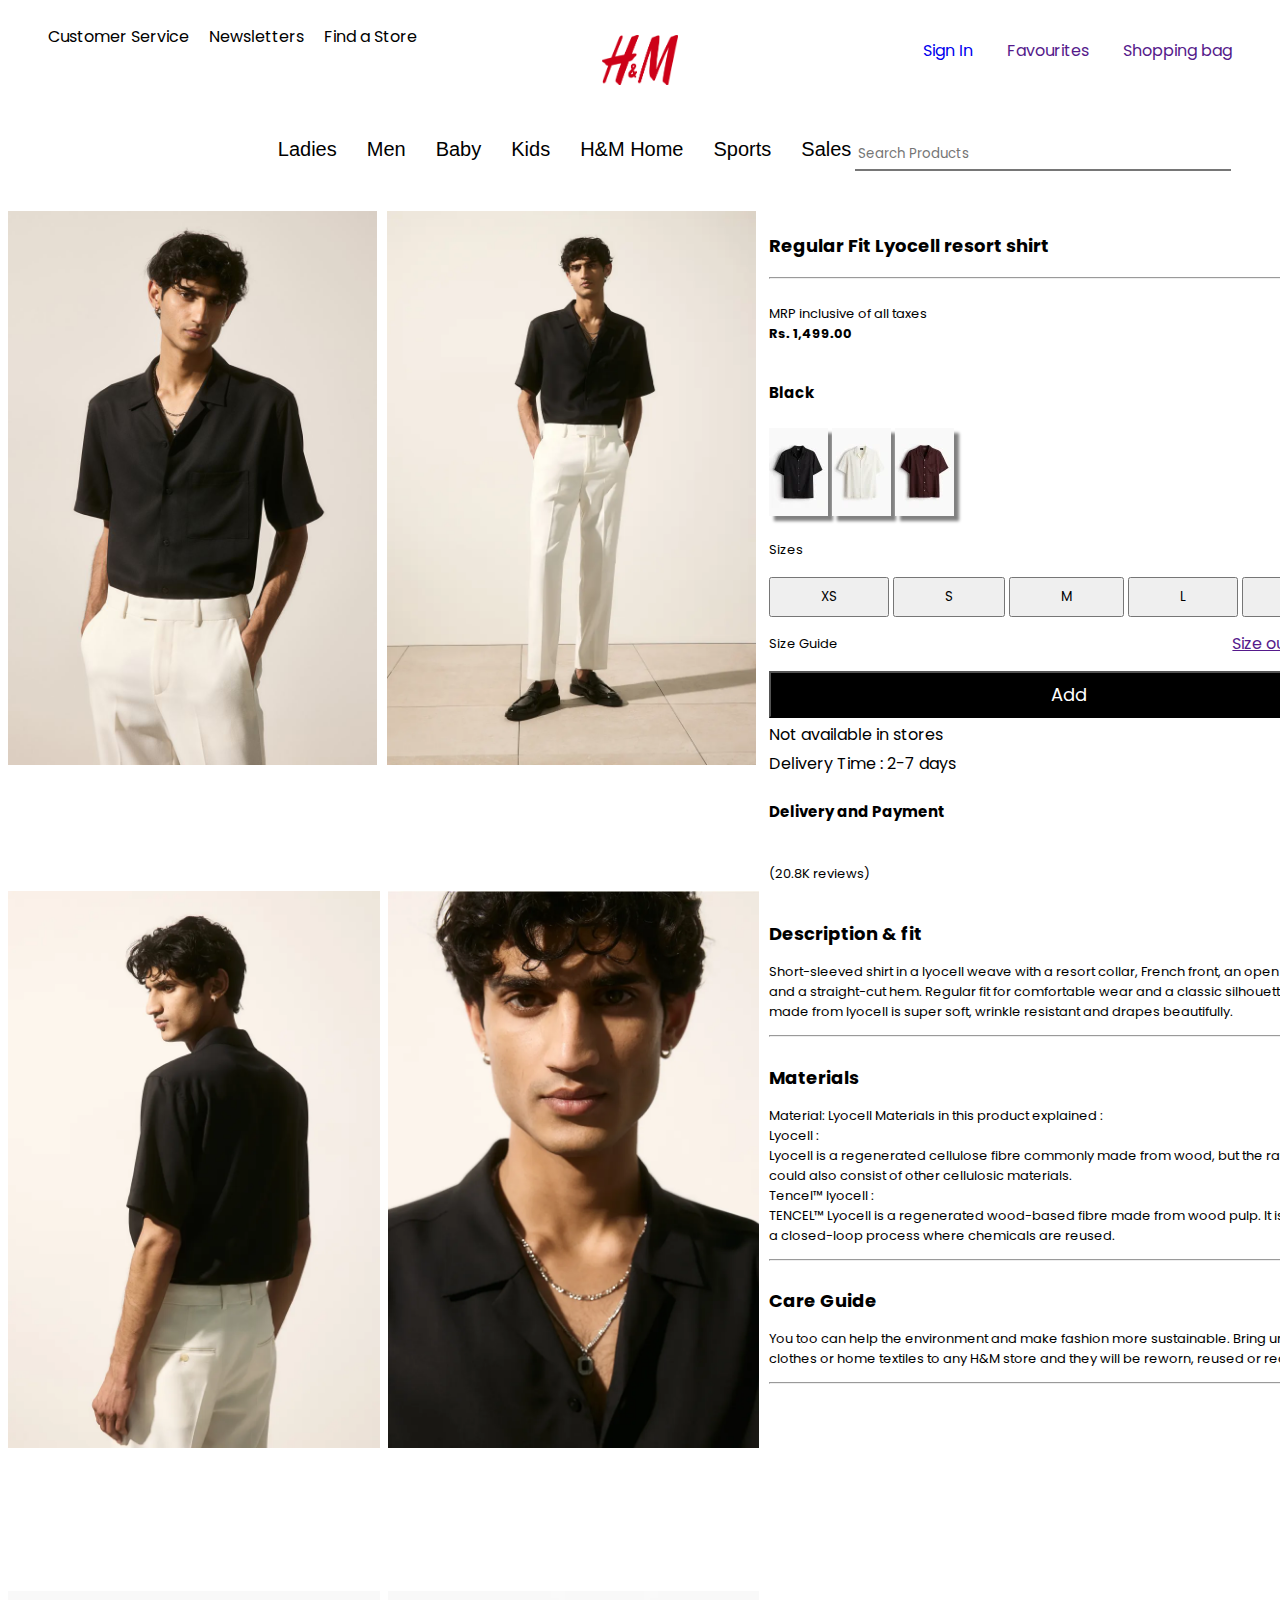
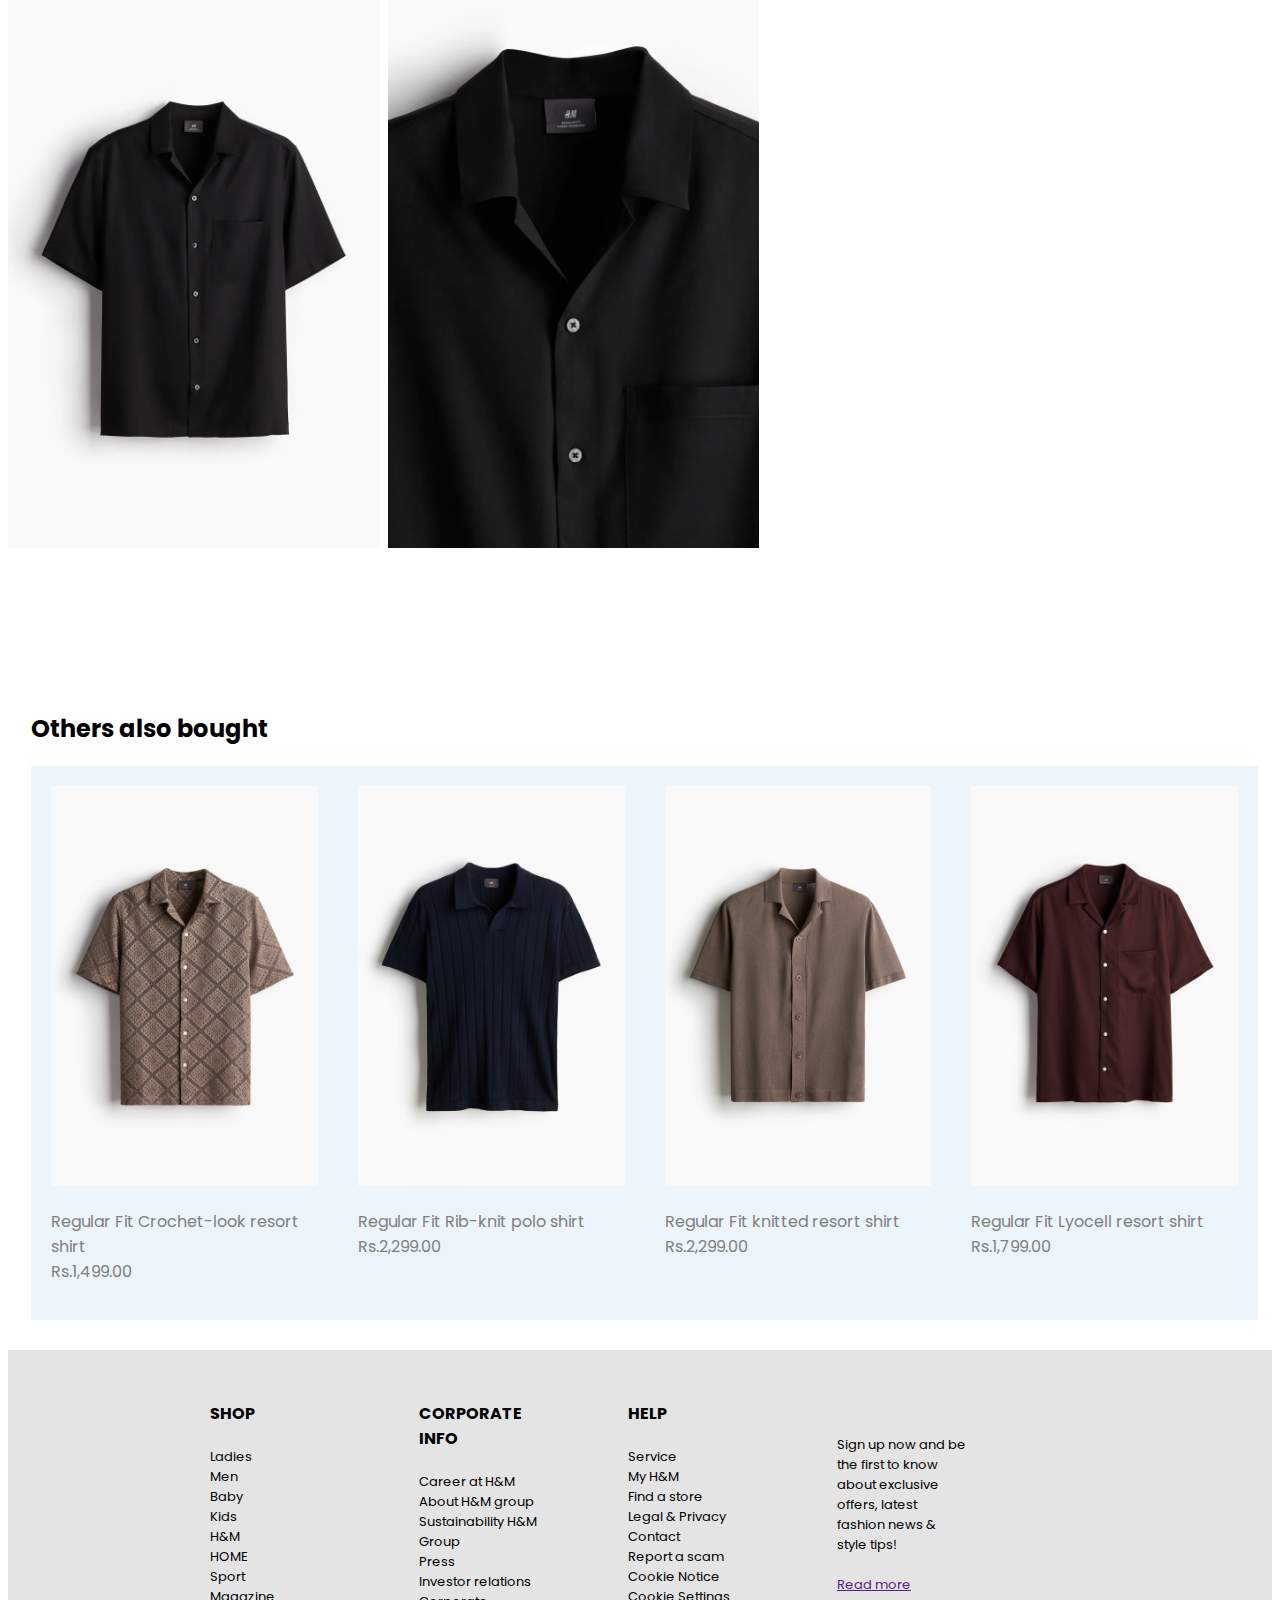
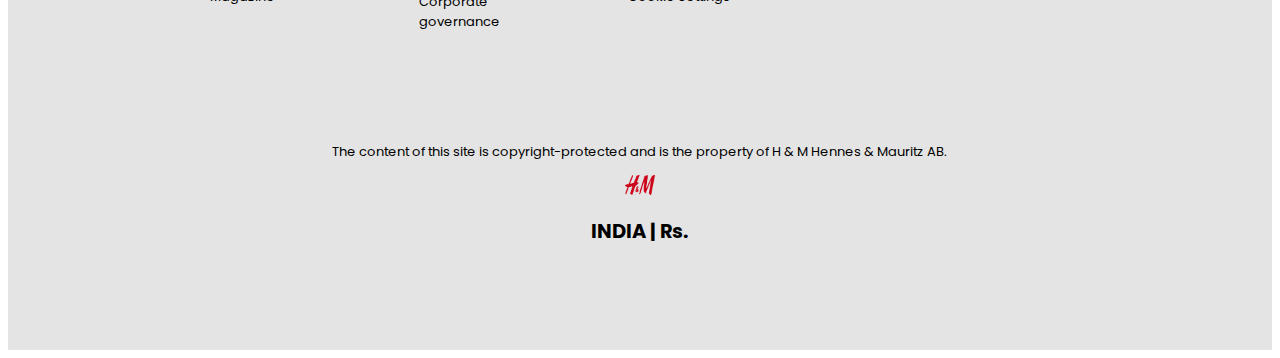
<file: mendress.html>
<!DOCTYPE html>
<html lang="en">
  <head>
    <meta charset="UTF-8" />
    <meta name="viewport" content="width=device-width, initial-scale=1.0" />
    <title>Regular Fit Lyocell Resort Shirt-Black | H&M</title>
    <link rel="stylesheet" href="mendress.css" />
    <link rel="icon" type="image/x-icon" href="images/709px-H&M-Logo.svg.png">
    <link
      rel="stylesheet"
      href="https://cdnjs.cloudflare.com/ajax/libs/font-awesome/6.5.2/css/all.min.css"
      integrity="sha512-SnH5WK+bZxgPHs44uWIX+LLJAJ9/2PkPKZ5QiAj6Ta86w+fsb2TkcmfRyVX3pBnMFcV7oQPJkl9QevSCWr3W6A=="
      crossorigin="anonymous"
      referrerpolicy="no-referrer"
    />
    <link rel="preconnect" href="https://fonts.googleapis.com">
<link rel="preconnect" href="https://fonts.gstatic.com" crossorigin>
<link href="https://fonts.googleapis.com/css2?family=Poppins:ital,wght@0,100;0,200;0,300;0,400;0,500;0,600;0,700;0,800;0,900;1,100;1,200;1,300;1,400;1,500;1,600;1,700;1,800;1,900&display=swap" rel="stylesheet">
  </head>
  <body>
    <div class="header">
      <div class="left">
        <ul type="none">
          <li>Customer Service</li>
          <li>Newsletters</li>
          <li>Find a Store</li>
        </ul>
      </div>
      <div class="middle" align="center">
        <div><img src="images/709px-H&M-Logo.svg.png" alt="" /></div>
      </div>
      <div class="right">
        <ul type="none">
          <li>
            <a href="signin.html"><i class="fa-regular fa-user"></i>&nbsp;Sign In</a>
          </li>
          <li>
            <a href=""><i class="fa-regular fa-heart"></i>&nbsp;Favourites</a>
          </li>
          <li>
            <a href=""
              ><i class="fa-solid fa-bag-shopping"></i>&nbsp;Shopping bag</a
            >
          </li>
        </ul>
      </div>
    </div>
    <div>
      <div class="navbar" align="center">
        <ul type="none">
          <li><a href="dress.html">Ladies</a></li>
          <li><a href="mendress.html">Men</a></li>
          <li><a href="baby.html">Baby</a></li>
          <li><a href="">Kids</a></li>
          <li><a href="index.html">H&M Home</a></li>
          <li><a href="">Sports</a></li>
          <li><a href="">Sales</a></li>
          <li><a href="">Sustainability</a></li>
        </ul>
      </div>
      <div class="search">
        <i class="fa-solid fa-magnifying-glass"></i>
        <input type="search" placeholder="Search Products " size="30" />
      </div>
    </div>

    <div class="dress">
        <div class="modelimg">
            <div class="img1"></div>
            <div class="img2"></div>
        </div>
        <div class="pricing">
        <table>
            <tr>
                <td colspan="2"><h3>Regular Fit Lyocell resort shirt</h3><hr></td>
            </tr>
            <tr>
                <td colspan="2"><p>MRP inclusive of all taxes<br><b>Rs. 1,499.00</b></p></td>
            </tr>
            <tr>
                <td colspan="2"><h4>Black</h4></td>
            </tr>
            <tr>
                <td colspan="2"><img src="images/mendress11.webp" alt="">
                    <img src="images/mendress12.webp" alt="">
                    <img src="images/mendress13.webp" alt=""></td>
            </tr>
            <tr>
                <td colspan="2"><p>Sizes</p></td>
            </tr>
            <tr>
                <td colspan="2"><button>XS</button>
                    <button>S</button>
                    <button>M</button>
                    <button>L</button>
                    <button>XL</button></td>
            </tr>
            <tr>
                <td><p>Size Guide</p></td>
                <td><a href="">Size out of stock?</a></td>
            </tr>
            <tr>
                <td colspan="2"><button id="add">Add</button></td>
            </tr>
            <tr>
                <td colspan="2">Not available in stores</td>
            </tr>
            <tr>
                <td colspan="2">Delivery Time : 2-7 days</td>
            </tr>
            <tr>
                <td colspan="2"><H4>Delivery and Payment</H4></td>
            </tr>
            <tr>
                <td></td>
            </tr>
            <tr>
                <td colspan="2"><p>(20.8K reviews)</p></td>
            </tr>
            <tr>
                <td></td>
            </tr>
            <tr>
                <td colspan="2"><h2>Description & fit</h2>
                    <p>Short-sleeved shirt in a lyocell weave with a resort collar, French front, an open chest pocket and a straight-cut hem. Regular fit for comfortable wear and a classic silhouette. Fabric made from lyocell is super soft, wrinkle resistant and drapes beautifully.</p><hr></td>
            </tr>
            <tr>
                <td colspan="2"><h2>Materials</h2>
                    <p>Material: Lyocell
                        Materials in this product explained : <br>
                        Lyocell : <br>
                        Lyocell is a regenerated cellulose fibre commonly made from wood, but the raw material could also consist of other cellulosic materials. <br>
                        Tencel™ lyocell : <br>
                        TENCEL™ Lyocell is a regenerated wood-based fibre made from wood pulp. It is produced in a closed-loop process where chemicals are reused.
                        
                        </p><hr></td>
            </tr>
            <tr>
                <td colspan="2"><h2>Care Guide</h2>
                    <p>You too can help the environment and make fashion more sustainable. Bring unwanted clothes or home textiles to any H&M store and they will be reworn, reused or recycled.</p><hr></td>
            </tr>

        </table>
        </div>
    </div>


    <div class="dress-1">
        <div class="modelimg-1">
            <div class="img3"></div>
            <div class="img4"></div>
        </div>
    </div>

    <div class="dress-2">
        <div class="modelimg-2">
            <div class="img5"></div>
            <div class="img6"></div>
        </div>
    </div>

    <div class="other">
        <div class="l-side"></div>
        <div class="m-side">
            <h2>Others also bought</h2>
          <div class="m1">
            <a href=""
              ><img src="images/mendress21.jpg" alt="" height="400px" />
              <p>Regular Fit Crochet-look resort shirt<br />Rs.1,499.00</p></a
            >
  
            <a href=""
              ><img src="images/mendress22.jpg" alt="" height="400px" />
              <p>Regular Fit Rib-knit polo shirt<br />Rs.2,299.00</p></a
            >
            <a href=""
              ><img src="images/mendress23.jpg" alt="" height="400px" />
              <p>Regular Fit knitted resort shirt<br />Rs.2,299.00</p></a
            >
            <a href=""
              ><img src="images/mendress24.jpg" alt="" height="400px" />
              <p>Regular Fit Lyocell resort shirt<br />Rs.1,799.00</p></a
            >
          </div>
        </div>
        <div class="r-side"></div>
      </div>

      
    <div class="footer">
        <div class="l-foot"></div>
        <div class="m-foot">
        <div class="mf1">
          <h4>SHOP</h4> 
          <p>Ladies <br />
          Men <br />
          Baby <br />
          Kids <br />
          H&M  <br>HOME <br> Sport <br> Magazine</p>
        </div>
        <div class="mf2">
          <h4>CORPORATE INFO </h4>
          <p>Career at H&M <br />
          About H&M group <br />
          Sustainability H&M Group <br />
          Press <br />
          Investor relations <br />
          Corporate governance</p>
        </div>
        <div class="mf3">
          <h4>HELP </h4>
          <p> Service <br />
          My H&M <br />
          Find a store <br />
          Legal & Privacy <br />
          Contact <br />
          Report a scam <br />
          Cookie Notice <br />
          Cookie Settings</p>
        </div>
        <div class="mf4">
            <p>Sign up now and be the first to know about exclusive offers, latest
            fashion news & style tips! <br><br><a href="">Read more</a></p>
          </div> 
        </div>
        <div class="r-foot"></div>
      </div>
  
  
      <div class="footer2">
        <div class="l2-foot"></div>
        <div class="m2-foot">
            <div class="icons" align="center">
                <ul type="none">
                 <li> <i class="fa-brands fa-instagram"></i></li>
                 <li> <i class="fa-brands fa-tiktok"></i></li>
                 <li> <i class="fa-brands fa-youtube"></i></li>
                 <li> <i class="fa-brands fa-pinterest"></i></li>
                 <li> <i class="fa-brands fa-facebook"></i></li>
                </ul>
               </div> 
               <div class="f-logo" align="center">
               <p>The content of this site is copyright-protected and is the property of H & M Hennes & Mauritz AB.</p>
               <div><img src="images/709px-H&M-Logo.svg.png" alt="" height="20px"></div>
               <h2>INDIA | Rs.</h2>
            </div>
            </div>
        <div class="r2-foot"></div>
      </div>
  </div>
  

</body>
</html>
</file>
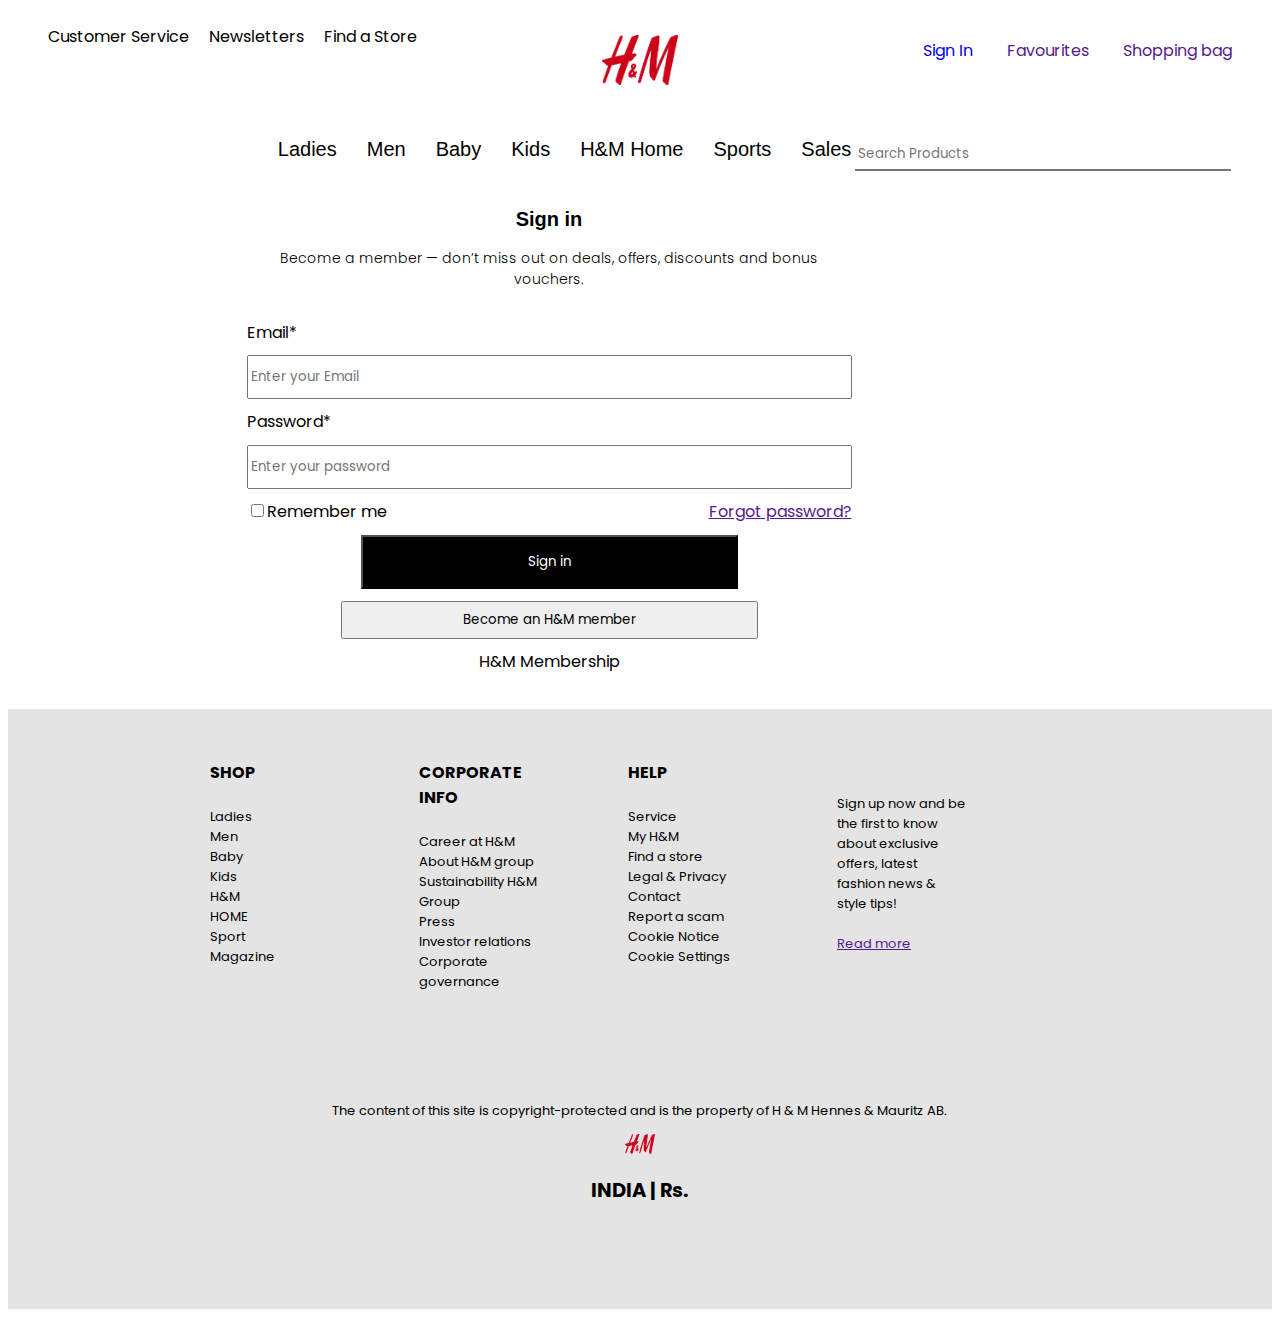
<file: signin.html>
<!DOCTYPE html>
<html lang="en">
  <head>
    <meta charset="UTF-8" />
    <meta name="viewport" content="width=device-width, initial-scale=1.0" />
    <title>Sign In | H&M</title>
    <link rel="stylesheet" href="signin.css" />
    <link rel="icon" type="image/x-icon" href="images/709px-H&M-Logo.svg.png">
    <link
      rel="stylesheet"
      href="https://cdnjs.cloudflare.com/ajax/libs/font-awesome/6.5.2/css/all.min.css"
      integrity="sha512-SnH5WK+bZxgPHs44uWIX+LLJAJ9/2PkPKZ5QiAj6Ta86w+fsb2TkcmfRyVX3pBnMFcV7oQPJkl9QevSCWr3W6A=="
      crossorigin="anonymous"
      referrerpolicy="no-referrer"
    />
    <link rel="preconnect" href="https://fonts.googleapis.com">
    <link rel="preconnect" href="https://fonts.gstatic.com" crossorigin>
    <link href="https://fonts.googleapis.com/css2?family=Poppins:ital,wght@0,100;0,200;0,300;0,400;0,500;0,600;0,700;0,800;0,900;1,100;1,200;1,300;1,400;1,500;1,600;1,700;1,800;1,900&display=swap" rel="stylesheet">
  </head>
  <body>
    <div class="header">
      <div class="left">
        <ul type="none">
          <li>Customer Service</li>
          <li>Newsletters</li>
          <li>Find a Store</li>
        </ul>
      </div>
      <div class="middle" align="center">
        <div><img src="images/709px-H&M-Logo.svg.png" alt="" /></div>
      </div>
      <div class="right">
        <ul type="none">
          <li>
            <a href="signin.html"><i class="fa-regular fa-user"></i>&nbsp;Sign In</a>
          </li>
          <li>
            <a href=""><i class="fa-regular fa-heart"></i>&nbsp;Favourites</a>
          </li>
          <li>
            <a href=""
              ><i class="fa-solid fa-bag-shopping"></i>&nbsp;Shopping bag</a
            >
          </li>
        </ul>
      </div>
    </div>
    <div>
      <div class="navbar" align="center">
        <ul type="none">
          <li><a href="dress.html">Ladies</a></li>
          <li><a href="mendress.html">Men</a></li>
          <li><a href="baby.html">Baby</a></li>
          <li><a href="">Kids</a></li>
          <li><a href="index.html">H&M Home</a></li>
          <li><a href="">Sports</a></li>
          <li><a href="">Sales</a></li>
          <li><a href="">Sustainability</a></li>
        </ul>
      </div>
      <div class="search">
        <i class="fa-solid fa-magnifying-glass"></i>
        <input type="search" placeholder="Search Products " size="30" />
      </div>
      <form action="index.html">
        <table align="center">
            <tr >
                <th colspan="2"><h2>Sign in</h2>
                    <p>Become a member — don’t miss out on deals, offers, discounts and bonus vouchers.</p>
                </th>
            </tr>
            <tr >
                <td colspan="2">Email*</td>
            </tr>
            <tr >
                <td colspan="2" ><input type="email" size="50" required placeholder="Enter your Email"></td>
            </tr>
            <tr >
                <td colspan="2">Password*</td>
            </tr>
            <tr>
                <td colspan="2" ><input type="password" size="50" required placeholder="Enter your password"></td>
            </tr>
            <tr>
                <td><input type="checkbox">Remember me</td>
                <td><a href="">Forgot password?</a></td>
            </tr>
            <tr>
                <td colspan="2" align="center"><input type="submit" value="Sign in"></td>
            </tr>
            <tr>
                <td colspan="2" align="center"><button onclick="window.location.href='signup.html';">Become an H&M member</button></td>
            </tr>
            <tr>
                <td colspan="2" align="center">H&M Membership</td>
            </tr>
        </table>
        </form>

        <div class="footer">
            <div class="l-foot"></div>
            <div class="m-foot">
            <div class="mf1">
              <h4>SHOP</h4> 
              <p>Ladies <br />
              Men <br />
              Baby <br />
              Kids <br />
              H&M  <br>HOME <br> Sport <br> Magazine</p>
            </div>
            <div class="mf2">
              <h4>CORPORATE INFO </h4>
              <p>Career at H&M <br />
              About H&M group <br />
              Sustainability H&M Group <br />
              Press <br />
              Investor relations <br />
              Corporate governance</p>
            </div>
            <div class="mf3">
              <h4>HELP </h4>
              <p> Service <br />
              My H&M <br />
              Find a store <br />
              Legal & Privacy <br />
              Contact <br />
              Report a scam <br />
              Cookie Notice <br />
              Cookie Settings</p>
            </div>
            <div class="mf4">
                <p>Sign up now and be the first to know about exclusive offers, latest
                fashion news & style tips! <br><br><a href="">Read more</a></p>
              </div> 
            </div>
            <div class="r-foot"></div>
          </div>
    
    
          <div class="footer2">
            <div class="l2-foot"></div>
            <div class="m2-foot">
                <div class="icons" align="center">
                    <ul type="none">
                     <li> <i class="fa-brands fa-instagram"></i></li>
                     <li> <i class="fa-brands fa-tiktok"></i></li>
                     <li> <i class="fa-brands fa-youtube"></i></li>
                     <li> <i class="fa-brands fa-pinterest"></i></li>
                     <li> <i class="fa-brands fa-facebook"></i></li>
                    </ul>
                   </div> 
                   <div class="f-logo" align="center">
                   <p>The content of this site is copyright-protected and is the property of H & M Hennes & Mauritz AB.</p>
                   <div><img src="images/709px-H&M-Logo.svg.png" alt="" height="20px"></div>
                   <h2>INDIA | Rs.</h2>
                </div>
                </div>
            <div class="r2-foot"></div>
          </div>
    </div>
</body>
</html>
</file>
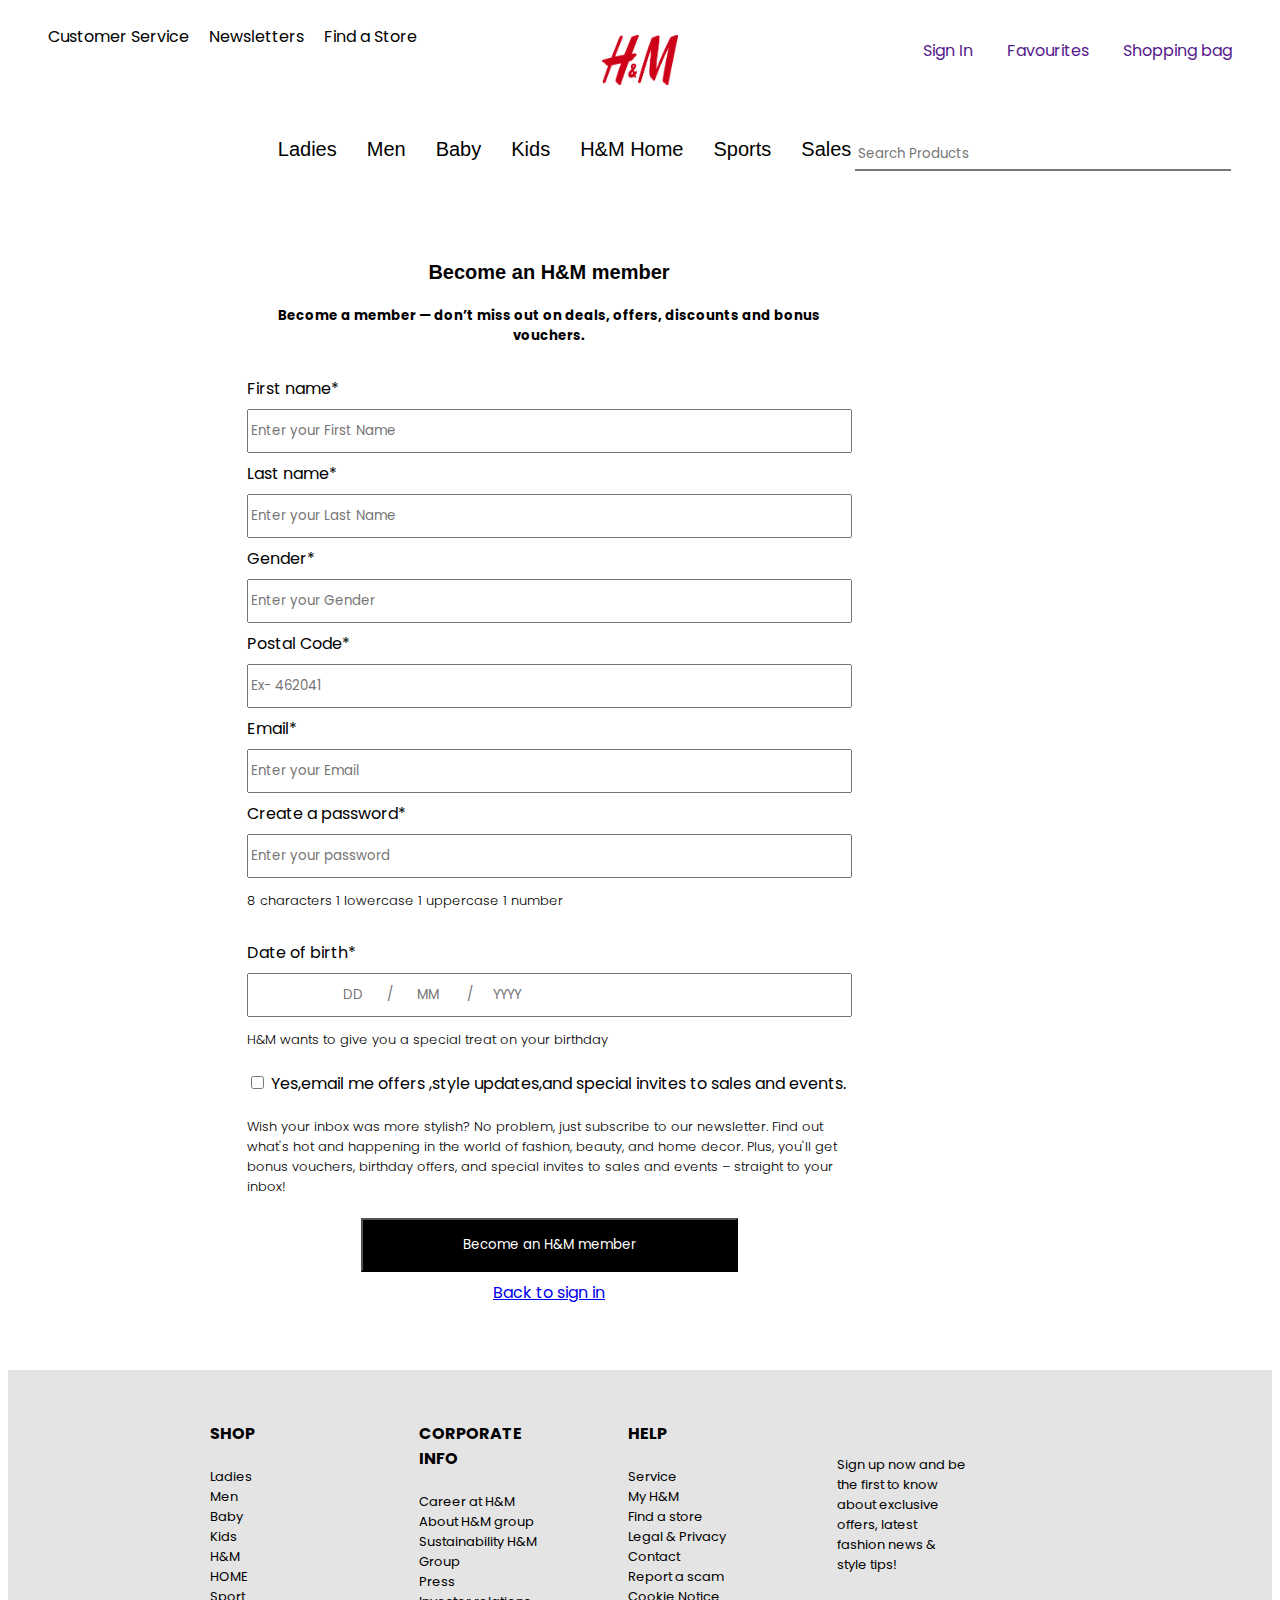
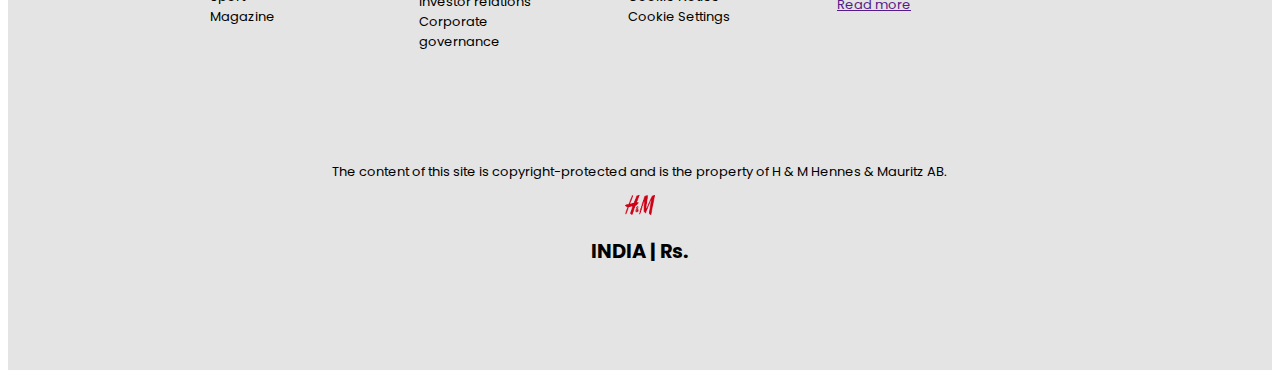
<file: signup.html>
<!DOCTYPE html>
<html lang="en">
  <head>
    <meta charset="UTF-8" />
    <meta name="viewport" content="width=device-width, initial-scale=1.0" />
    <title>Registered | H&M</title>
    <link rel="stylesheet" href="signup.css" />
    <link rel="icon" type="image/x-icon" href="images/709px-H&M-Logo.svg.png">
    <link
      rel="stylesheet"
      href="https://cdnjs.cloudflare.com/ajax/libs/font-awesome/6.5.2/css/all.min.css"
      integrity="sha512-SnH5WK+bZxgPHs44uWIX+LLJAJ9/2PkPKZ5QiAj6Ta86w+fsb2TkcmfRyVX3pBnMFcV7oQPJkl9QevSCWr3W6A=="
      crossorigin="anonymous"
      referrerpolicy="no-referrer"
    />
    <link rel="preconnect" href="https://fonts.googleapis.com">
<link rel="preconnect" href="https://fonts.gstatic.com" crossorigin>
<link href="https://fonts.googleapis.com/css2?family=Poppins:ital,wght@0,100;0,200;0,300;0,400;0,500;0,600;0,700;0,800;0,900;1,100;1,200;1,300;1,400;1,500;1,600;1,700;1,800;1,900&display=swap" rel="stylesheet">
  </head>
  <body>
    <div class="header">
      <div class="left">
        <ul type="none">
          <li>Customer Service</li>
          <li>Newsletters</li>
          <li>Find a Store</li>
        </ul>
      </div>
      <div class="middle" align="center">
        <div><img src="images/709px-H&M-Logo.svg.png" alt="" /></div>
      </div>
      <div class="right">
        <ul type="none">
          <li>
            <a href=""><i class="fa-regular fa-user"></i>&nbsp;Sign In</a>
          </li>
          <li>
            <a href=""><i class="fa-regular fa-heart"></i>&nbsp;Favourites</a>
          </li>
          <li>
            <a href=""
              ><i class="fa-solid fa-bag-shopping"></i>&nbsp;Shopping bag</a
            >
          </li>
        </ul>
      </div>
    </div>
    <div>
      <div class="navbar" align="center">
        <ul type="none">
          <li><a href="dress.html">Ladies</a></li>
          <li><a href="mendress.html">Men</a></li>
          <li><a href="baby.html">Baby</a></li>
          <li><a href="">Kids</a></li>
          <li><a href="index.html">H&M Home</a></li>
          <li><a href="">Sports</a></li>
          <li><a href="">Sales</a></li>
          <li><a href="">Sustainability</a></li>
        </ul>
      </div>
      <div class="search">
        <i class="fa-solid fa-magnifying-glass"></i>
        <input type="search" placeholder="Search Products " size="30" />
      </div>
      <form action="index.html">
        <table align="center" cellpadding="3">
            <tr >
                <th colspan="2"><h2>Become an H&M member</h2>
                    <h5>Become a member — don’t miss out on deals, offers, discounts and bonus vouchers.</h5>
                </th>
            </tr>
            <tr >
                <td colspan="2">First name*</td>
            </tr>
            <tr >
                <td colspan="2" ><input type="text" size="50" required placeholder="Enter your First Name" ></td>
            </tr>
            <tr >
                <td colspan="2">Last name*</td>
            </tr>
            <tr >
                <td colspan="2" ><input type="text" size="50" required placeholder="Enter your Last Name"></td>
            </tr>
            <tr >
                <td colspan="2">Gender*</td>
            </tr>
            <tr >
                <td colspan="2" ><input type="text" size="50" required placeholder="Enter your Gender"></td>
            </tr>
            <tr >
                <td colspan="2">Postal Code*</td>
            </tr>
            <tr >
                <td colspan="2" ><input type="text" size="50" required  placeholder="Ex- 462041"></td>
            </tr>
            <tr >
                <td colspan="2">Email*</td>
            </tr>
            <tr >
                <td colspan="2" ><input type="email" size="50" required placeholder="Enter your Email"></td>
            </tr>
            <tr >
                <td colspan="2">Create a password*</td>
            </tr>
            <tr>
                <td colspan="2" ><input type="password" size="50" required placeholder="Enter your password">
                <p>8 characters   1 lowercase   1 uppercase   1 number</p></td>
            </tr>
            <tr>
                <td></td>
            </tr>
            <tr>
                <td colspan="2">Date of birth*</td>
            </tr>
            <tr >
                <td colspan="2" ><input type="text" size="50" placeholder=" &nbsp; &nbsp;&nbsp;&nbsp;&nbsp;&nbsp;&nbsp;&nbsp;&nbsp;&nbsp;&nbsp;&nbsp;&nbsp;&nbsp;&nbsp;&nbsp;&nbsp;&nbsp;&nbsp;&nbsp;&nbsp;DD &nbsp;&nbsp;&nbsp;&nbsp; /&nbsp;&nbsp;&nbsp; &nbsp; MM&nbsp;&nbsp;&nbsp;&nbsp;&nbsp;&nbsp; /&nbsp;&nbsp; &nbsp; YYYY" required >
                <p>H&M wants to give you a special treat on your birthday</p></td>
            </tr>
            <tr>
                <td><input type="checkbox" required> Yes,email me offers ,style updates,and special invites to sales and events.</td>
            </tr>
            <tr>
                <td><p>Wish your inbox was more stylish? No problem, just subscribe to our newsletter. Find out what's hot and happening in the world of fashion, beauty, and home decor. Plus, you'll get bonus vouchers, birthday offers, and special invites to sales and events – straight to your inbox!</p></td>
            </tr>
            <tr>
                <td colspan="2" align="center"><input type="submit" value="Become an H&M member"></td>
            </tr>
            <tr>
                <td colspan="2" align="center"><a href="signin.html"> Back to sign in</a></td>
            </tr>
        </table>
        </form>
</div>

<div class="footer">
    <div class="l-foot"></div>
    <div class="m-foot">
    <div class="mf1">
      <h4>SHOP</h4> 
      <p>Ladies <br />
      Men <br />
      Baby <br />
      Kids <br />
      H&M  <br>HOME <br> Sport <br> Magazine</p>
    </div>
    <div class="mf2">
      <h4>CORPORATE INFO </h4>
      <p>Career at H&M <br />
      About H&M group <br />
      Sustainability H&M Group <br />
      Press <br />
      Investor relations <br />
      Corporate governance</p>
    </div>
    <div class="mf3">
      <h4>HELP </h4>
      <p> Service <br />
      My H&M <br />
      Find a store <br />
      Legal & Privacy <br />
      Contact <br />
      Report a scam <br />
      Cookie Notice <br />
      Cookie Settings</p>
    </div>
    <div class="mf4">
        <p>Sign up now and be the first to know about exclusive offers, latest
        fashion news & style tips! <br><br><a href="">Read more</a></p>
      </div> 
    </div>
    <div class="r-foot"></div>
  </div>

  <div class="footer2">
    <div class="l2-foot"></div>
    <div class="m2-foot">
        <div class="icons" align="center">
            <ul type="none">
             <li> <i class="fa-brands fa-instagram"></i></li>
             <li> <i class="fa-brands fa-tiktok"></i></li>
             <li> <i class="fa-brands fa-youtube"></i></li>
             <li> <i class="fa-brands fa-pinterest"></i></li>
             <li> <i class="fa-brands fa-facebook"></i></li>
            </ul>
           </div> 
           <div class="f-logo" align="center">
           <p>The content of this site is copyright-protected and is the property of H & M Hennes & Mauritz AB.</p>
           <div><img src="images/709px-H&M-Logo.svg.png" alt="" height="20px"></div>
           <h2>INDIA | Rs.</h2>
        </div>
        </div>
    <div class="r2-foot"></div>
  </div>
</div>
  </body>
</html>
</file>
<file: style.css>
* {
  box-sizing: border-box;
}

.header .left {
  display: flex;
}
.header .left ul {
  display: flex;
  gap: 20px;
}
.header .middle div img {
  height: 50px;
  position: relative;
  bottom: 30px;
}
.header .right ul {
  display: flex;
  float: right;
  position: relative;
  bottom: 100px;
  right: 40px;
  gap: 30px;
}
.header .right a {
  text-decoration: none;
  font-size: 16px;
}

.navbar ul {
  display: flex;
  gap: 30px;
  width: -moz-fit-content;
  width: fit-content;
  position: relative;
  left: 155px;
}
.navbar a {
  text-decoration: none;
  font-size: 20px;
  color: black;
  font-family: sans-serif;
}
.navbar a:hover {
  text-decoration: underline;
}

.search input[type=search] {
  float: right;
  position: relative;
  right: 35px;
  bottom: 40px;
  padding: 5px 3px;
  border-top: none;
  border-left: none;
  border-right: none;
}
.search i {
  float: right;
  position: relative;
  right: 35px;
  bottom: 40px;
  padding: 5px 3px;
}

.navbar2 {
  display: flex;
  justify-content: center;
}
.navbar2 ul {
  display: flex;
  gap: 100px;
  position: relative;
  left: 100px;
}

.main {
  display: flex;
}
.main .c-side {
  height: 220px;
  width: 20%;
  background-color: white;
}
.main .m-side {
  background-image: url("images/WS20m_3x2-1.avif");
  background-size: 100%;
  background-repeat: no-repeat;
  height: 600px;
  width: 60%;
}
.main .m-side div {
  position: relative;
  top: 400px;
  color: white;
}
.main .m-side div h3 {
  font-size: 20px;
  position: relative;
  top: 20px;
}
.main .m-side div h1 {
  font-size: 42px;
}
.main .m-side div button {
  padding: 7px 15px;
  position: relative;
  bottom: 10px;
}
.main .r-side {
  height: 220px;
  width: 20%;
  background-color: white;
}

.main2 {
  display: flex;
  padding-top: 40px;
}
.main2 .c-side {
  height: 220px;
  width: 20%;
  background-color: white;
}
.main2 .m-side {
  background-image: url("images/MS20E-teaser2-3x2-1-2 2-summer-sophistication.avif");
  background-size: 100%;
  background-repeat: no-repeat;
  height: 600px;
  width: 60%;
}
.main2 .m-side div {
  position: relative;
  top: 370px;
  color: white;
}
.main2 .m-side div h3 {
  font-size: 20px;
  position: relative;
  top: 20px;
}
.main2 .m-side div h1 {
  font-size: 42px;
}
.main2 .m-side div h4 {
  font-size: 16px;
  position: relative;
  bottom: 18px;
}
.main2 .m-side div button {
  padding: 7px 15px;
  position: relative;
  bottom: 20px;
}
.main2 .r-side {
  height: 220px;
  width: 20%;
  background-color: white;
}

.main3 {
  display: flex;
  padding-top: 40px;
}
.main3 .c-side {
  height: 135px;
  width: 20%;
  background-color: white;
}
.main3 .m-side {
  width: 60%;
  background-color: #FDF2E9;
}
.main3 .m-side h3 {
  color: #E50010;
  font-size: 19px;
}
.main3 .m-side p {
  font-size: 15px;
  padding: 4px 60px 0px;
}
.main3 .m-side button {
  background-color: #FDF2E9;
  padding: 5px 7px;
  position: relative;
  font-size: large;
}

.r-side {
  height: 135px;
  width: 20%;
  background-color: white;
}

.arrivals {
  display: flex;
}
.arrivals .c-side {
  height: 80px;
  width: 20%;
  background-color: white;
}
.arrivals .m-side {
  width: 60%;
}
.arrivals .m-side button {
  padding: 10px 20px;
  border-radius: 30px;
  font-size: medium;
  margin: 10px;
}
.arrivals .m-side button:hover {
  background-color: #E50010;
  color: white;
  border: none;
}
.arrivals .r-side {
  height: 80px;
  width: 20%;
  background-color: white;
}

#l {
  background-color: #E50010;
  color: white;
  border: none;
}

.ladiesimg {
  display: flex;
}
.ladiesimg .c-side {
  height: 80px;
  width: 20%;
  background-color: white;
}
.ladiesimg .m-side {
  width: 60%;
}
.ladiesimg .m-side .m1 {
  display: flex;
  background-color: #ebf5fb;
}
.ladiesimg .m-side .m1 a {
  padding: 12px;
  text-decoration: none;
  color: gray;
}
.ladiesimg .r-side {
  height: 80px;
  width: 20%;
  background-color: white;
}

.girl-boy {
  display: flex;
  padding-top: 40px;
}
.girl-boy .c-side {
  height: 80px;
  width: 20%;
  background-color: white;
}
.girl-boy .m-side {
  background-image: url("images/4060I-3x2-1-summer-ease.avif");
  background-repeat: no-repeat;
  background-size: 100%;
  width: 60%;
  height: 600px;
}
.girl-boy .m-side .m2 {
  text-align: center;
  position: relative;
  top: 60%;
}
.girl-boy .m-side .m2 h1 {
  color: white;
  font-size: 50px;
}
.girl-boy .m-side .m2 button {
  padding: 7px 14px;
  font-size: large;
  font-weight: 600;
}
.girl-boy .r-side {
  height: 80px;
  width: 20%;
  background-color: white;
}

.main3-1 {
  display: flex;
  padding-top: 40px;
}
.main3-1 .c-side {
  height: 135px;
  width: 20%;
  background-color: white;
}
.main3-1 .m-side {
  width: 60%;
  background-color: rgba(34, 34, 34, 0.3);
}
.main3-1 .m-side h3 {
  color: white;
  font-size: 19px;
}
.main3-1 .m-side p {
  font-size: 15px;
  color: white;
  padding: 4px 60px 0px;
}
.main3-1 .m-side button {
  background-color: white;
  padding: 5px 10px;
  position: relative;
  font-size: large;
  border: none;
}
.main3-1 .r-side {
  height: 135px;
  width: 20%;
  background-color: white;
}

.main2-1 {
  display: flex;
  padding-top: 40px;
}
.main2-1 .c-side {
  height: 220px;
  width: 20%;
  background-color: white;
}
.main2-1 .m-side {
  background-image: linear-gradient(to bottom, rgba(255, 255, 255, 0.095) 60%, rgba(0, 0, 0, 0.5) 80%), url("images/new-DS20D-3x2-1-summer-update.avif");
  background-size: 100%;
  background-repeat: no-repeat;
  height: 600px;
  width: 60%;
}
.main2-1 .m-side div {
  position: relative;
  top: 70%;
  color: white;
}
.main2-1 .m-side div h3 {
  font-size: 20px;
  position: relative;
  top: 20px;
}
.main2-1 .m-side div h1 {
  font-size: 42px;
}
.main2-1 .m-side div h4 {
  font-size: 16px;
  position: relative;
  bottom: 18px;
}
.main2-1 .m-side div button {
  padding: 7px 15px;
  position: relative;
  bottom: 20px;
}
.main2-1 .r-side {
  height: 220px;
  width: 20%;
  background-color: white;
}

.footer {
  display: flex;
  background-color: #e4e4e4;
  height: 300px;
  padding: 30px;
  margin-top: 30px;
}
.footer .l-foot {
  height: 0px;
  width: 20%;
  background-color: #e4e4e4;
}
.footer .m-foot {
  height: 280px;
  width: 100%;
  display: flex;
  gap: 80px;
}
.footer .m-foot p {
  font-size: 13px;
}
.footer .m-foot .mf1 {
  width: 15%;
}
.footer .m-foot .mf2 {
  width: 15%;
}
.footer .m-foot .mf3 {
  width: 15%;
}
.footer .m-foot .mf4 {
  position: relative;
  top: 15%;
  width: 15%;
}
.footer .r-foot {
  height: 220px;
  width: 20%;
  background-color: #e4e4e4;
}

.footer2 {
  display: flex;
  background-color: #e4e4e4;
  height: 300px;
}
.footer2 .l2-foot {
  width: 20%;
  background-color: #e4e4e4;
}
.footer2 .m2-foot {
  width: 60%;
  height: 300px;
  background-color: #e4e4e4;
}
.footer2 .m2-foot .icons ul {
  display: flex;
  gap: 60px;
  position: relative;
  left: 25%;
}
.footer2 .m2-foot .f-logo {
  position: relative;
  top: 20%;
  font-size: small;
}/*# sourceMappingURL=style.css.map */
</file>
<file: baby.css>
* {
  box-sizing: border-box;
  font-family: poppins;
}

.header .left {
  display: flex;
}
.header .left ul {
  display: flex;
  gap: 20px;
}
.header .middle div img {
  height: 50px;
  position: relative;
  bottom: 30px;
}
.header .right ul {
  display: flex;
  float: right;
  position: relative;
  bottom: 100px;
  right: 40px;
  gap: 30px;
}
.header .right a {
  text-decoration: none;
  font-size: 16px;
}

.navbar ul {
  display: flex;
  gap: 30px;
  width: -moz-fit-content;
  width: fit-content;
  position: relative;
  left: 155px;
}
.navbar a {
  text-decoration: none;
  font-size: 20px;
  color: black;
  font-family: sans-serif;
}
.navbar a:hover {
  text-decoration: underline;
}

.search input[type=search] {
  float: right;
  position: relative;
  right: 35px;
  bottom: 40px;
  padding: 5px 3px;
  border-top: none;
  border-right: none;
  border-left: none;
}
.search i {
  float: right;
  position: relative;
  right: 35px;
  bottom: 40px;
  padding: 5px 3px;
}

.main {
  display: flex;
  padding-top: 40px;
}
.main .l-side {
  height: 135px;
  padding-left: 25px;
  width: 25%;
  background-color: white;
}
.main .l-side h4 {
  font-size: 16px;
  font-weight: 500;
}
.main .l-side p {
  font-size: 12px;
}
.main .m-side {
  width: 100%;
  background-image: url("images/hmgoepprod (4).jpg");
  background-repeat: no-repeat;
  background-size: 100%;
  height: 600px;
  background-color: #fdf2e9;
}
.main .m-side div {
  position: relative;
  top: 70%;
  color: white;
}
.main .m-side button {
  padding: 7px 15px;
  font-weight: 600;
  color: black;
}

.main4 {
  display: flex;
  padding-top: 30px;
}
.main4 .l2-side {
  width: 16.9%;
}
.main4 .m2-side {
  width: 66%;
  background-color: #F0B27A;
  color: white;
}
.main4 .m2-side button {
  position: relative;
  bottom: 10px;
  padding: 7px 15px;
}
.main4 .m2-side p {
  font-size: 12px;
}

.kidswear {
  display: flex;
}
.kidswear .l3-side {
  width: 16.9%;
}
.kidswear .m3-side {
  width: 66%;
}
.kidswear .m3-side .ma {
  display: flex;
  gap: 30px;
}
.kidswear .m3-side .ma a {
  text-decoration: none;
  font-size: small;
  color: gray;
  padding: 2px 5px;
}

.cute {
  display: flex;
  padding-top: 30px;
}
.cute .l4-side {
  width: 16.9%;
}
.cute .m4-side {
  background-image: url("images/hmgoepprodcute.png");
  background-repeat: no-repeat;
  background-size: 100%;
  width: 66%;
  height: 650px;
}
.cute .m4-side .mb {
  position: relative;
  top: 70%;
  color: white;
  font-size: 20px;
}
.cute .m4-side .mb button {
  position: relative;
  bottom: 20px;
  padding: 7px 15px;
}

.babycloth {
  display: flex;
  padding-top: 30px;
}
.babycloth .l5-side {
  width: 16.9%;
}
.babycloth .m5-side {
  width: 66%;
}

.footer {
  display: flex;
  background-color: #e4e4e4;
  height: 300px;
  padding: 30px;
  margin-top: 30px;
}
.footer .l-foot {
  height: 0px;
  width: 20%;
  background-color: #e4e4e4;
}
.footer .m-foot {
  height: 280px;
  width: 100%;
  display: flex;
  gap: 80px;
}
.footer .m-foot p {
  font-size: 13px;
}
.footer .m-foot .mf1 {
  width: 15%;
}
.footer .m-foot .mf2 {
  width: 15%;
}
.footer .m-foot .mf3 {
  width: 15%;
}
.footer .m-foot .mf4 {
  position: relative;
  top: 15%;
  width: 15%;
}
.footer .r-foot {
  height: 220px;
  width: 20%;
  background-color: #e4e4e4;
}

.footer2 {
  display: flex;
  background-color: #e4e4e4;
  height: 300px;
}
.footer2 .l2-foot {
  width: 20%;
  background-color: #e4e4e4;
}
.footer2 .m2-foot {
  width: 60%;
  height: 300px;
  background-color: #e4e4e4;
}
.footer2 .m2-foot .icons ul {
  display: flex;
  gap: 60px;
  position: relative;
  left: 25%;
}
.footer2 .m2-foot .f-logo {
  position: relative;
  top: 20%;
  font-size: small;
}/*# sourceMappingURL=baby.css.map */
</file>
<file: dress.css>
* {
  box-sizing: border-box;
  font-family: poppins;
}

.header .left {
  display: flex;
}
.header .left ul {
  display: flex;
  gap: 20px;
}
.header .middle div img {
  height: 50px;
  position: relative;
  bottom: 30px;
}
.header .right ul {
  display: flex;
  float: right;
  position: relative;
  bottom: 100px;
  right: 40px;
  gap: 30px;
}
.header .right a {
  text-decoration: none;
  font-size: 16px;
}

.navbar ul {
  display: flex;
  gap: 30px;
  width: -moz-fit-content;
  width: fit-content;
  position: relative;
  left: 155px;
}
.navbar a {
  text-decoration: none;
  font-size: 20px;
  color: black;
  font-family: sans-serif;
}
.navbar a:hover {
  text-decoration: underline;
}

.search input[type=search] {
  float: right;
  position: relative;
  right: 35px;
  bottom: 40px;
  padding: 5px 3px;
  border-top: none;
  border-left: none;
  border-right: none;
}
.search i {
  float: right;
  position: relative;
  right: 35px;
  bottom: 40px;
  padding: 5px 3px;
}

.dress {
  display: flex;
  width: 100%;
  gap: 10px;
}
.dress .modelimg {
  display: flex;
  width: 60%;
  gap: 10px;
}
.dress .modelimg .img1 {
  width: 50%;
  background-image: url("images/dress1.jpg");
  background-size: 100%;
  background-repeat: no-repeat;
  height: 680px;
}
.dress .modelimg .img2 {
  width: 50%;
  background-image: url("images/dress2.webp");
  background-size: 100%;
  background-repeat: no-repeat;
  height: 680px;
}
.dress .pricing {
  height: 400px;
  width: 40%;
}

table {
  width: 100%;
}
table h3 {
  font-size: 18px;
}
table p {
  font-size: 13px;
}
table h4 {
  font-size: 15px;
}
table img {
  box-shadow: 5px 5px 3px gray;
}
table button {
  padding: 8px 50px;
}
table a {
  float: right;
}
table h2 {
  font-size: 18px;
}

#add {
  padding: 8px 280px;
  color: white;
  background-color: black;
  font-size: large;
}

.dress-1 {
  display: flex;
  width: 100%;
  gap: 8px;
}
.dress-1 .modelimg-1 {
  display: flex;
  width: 60%;
  gap: 8px;
}
.dress-1 .modelimg-1 .img3 {
  width: 49%;
  background-image: url("images/dress3.webp");
  background-size: 100%;
  background-repeat: no-repeat;
  height: 700px;
}
.dress-1 .modelimg-1 .img4 {
  width: 49%;
  background-image: url("images/dress4.webp");
  background-size: 100%;
  background-repeat: no-repeat;
  height: 700px;
}

.dress-2 {
  display: flex;
  width: 100%;
  gap: 8px;
}
.dress-2 .modelimg-2 {
  display: flex;
  width: 60%;
  gap: 8px;
}
.dress-2 .modelimg-2 .img5 {
  width: 49%;
  background-image: url("images/dress5.webp");
  background-size: 100%;
  background-repeat: no-repeat;
  height: 700px;
}
.dress-2 .modelimg-2 .img6 {
  width: 49%;
  background-image: url("images/dress6.webp");
  background-size: 100%;
  background-repeat: no-repeat;
  height: 700px;
}

.other {
  display: flex;
}
.other .l-side {
  height: 80px;
  width: 25%;
  background-color: white;
}
.other .m-side {
  width: 100%;
}
.other .m-side .m1 {
  display: flex;
}
.other .m-side .m1 a {
  padding: 20px;
  text-decoration: none;
  color: gray;
  border: 2px;
  background-color: #EBF5FB;
}
.other .r-side {
  height: 80px;
  width: 15%;
  background-color: white;
}

.footer {
  display: flex;
  background-color: #e4e4e4;
  height: 300px;
  padding: 30px;
  margin-top: 30px;
}
.footer .l-foot {
  height: 0px;
  width: 20%;
  background-color: #e4e4e4;
}
.footer .m-foot {
  height: 280px;
  width: 100%;
  display: flex;
  gap: 80px;
}
.footer .m-foot p {
  font-size: 13px;
}
.footer .m-foot .mf1 {
  width: 15%;
}
.footer .m-foot .mf2 {
  width: 15%;
}
.footer .m-foot .mf3 {
  width: 15%;
}
.footer .m-foot .mf4 {
  position: relative;
  top: 15%;
  width: 15%;
}
.footer .r-foot {
  height: 220px;
  width: 20%;
  background-color: #e4e4e4;
}

.footer2 {
  display: flex;
  background-color: #e4e4e4;
  height: 300px;
}
.footer2 .l2-foot {
  width: 20%;
  background-color: #e4e4e4;
}
.footer2 .m2-foot {
  width: 60%;
  height: 300px;
  background-color: #e4e4e4;
}
.footer2 .m2-foot .icons ul {
  display: flex;
  gap: 60px;
  position: relative;
  left: 25%;
}
.footer2 .m2-foot .f-logo {
  position: relative;
  top: 20%;
  font-size: small;
}/*# sourceMappingURL=dress.css.map */
</file>
<file: mendress.css>
* {
  box-sizing: border-box;
  font-family: poppins;
}

.header .left {
  display: flex;
}
.header .left ul {
  display: flex;
  gap: 20px;
}
.header .middle div img {
  height: 50px;
  position: relative;
  bottom: 30px;
}
.header .right ul {
  display: flex;
  float: right;
  position: relative;
  bottom: 100px;
  right: 40px;
  gap: 30px;
}
.header .right a {
  text-decoration: none;
  font-size: 16px;
}

.navbar ul {
  display: flex;
  gap: 30px;
  width: -moz-fit-content;
  width: fit-content;
  position: relative;
  left: 155px;
}
.navbar a {
  text-decoration: none;
  font-size: 20px;
  color: black;
  font-family: sans-serif;
}
.navbar a:hover {
  text-decoration: underline;
}

.search input[type=search] {
  float: right;
  position: relative;
  right: 35px;
  bottom: 40px;
  padding: 5px 3px;
  border-top: none;
  border-left: none;
  border-right: none;
}
.search i {
  float: right;
  position: relative;
  right: 35px;
  bottom: 40px;
  padding: 5px 3px;
}

.dress {
  display: flex;
  width: 100%;
  gap: 10px;
}
.dress .modelimg {
  display: flex;
  width: 60%;
  gap: 10px;
}
.dress .modelimg .img1 {
  width: 50%;
  background-image: url("images/mendress1.jpg");
  background-size: 100%;
  background-repeat: no-repeat;
  height: 680px;
}
.dress .modelimg .img2 {
  width: 50%;
  background-image: url("images/mendress2.webp");
  background-size: 100%;
  background-repeat: no-repeat;
  height: 680px;
}
.dress .pricing {
  height: 400px;
  width: 40%;
}

table {
  width: 100%;
}
table h3 {
  font-size: 18px;
}
table p {
  font-size: 13px;
}
table h4 {
  font-size: 15px;
}
table img {
  box-shadow: 5px 5px 3px gray;
}
table button {
  padding: 8px 50px;
}
table a {
  float: right;
}
table h2 {
  font-size: 18px;
}

#add {
  padding: 8px 280px;
  color: white;
  background-color: black;
  font-size: large;
}

.dress-1 {
  display: flex;
  width: 100%;
  gap: 8px;
}
.dress-1 .modelimg-1 {
  display: flex;
  width: 60%;
  gap: 8px;
}
.dress-1 .modelimg-1 .img3 {
  width: 49%;
  background-image: url("images/mendress3.webp");
  background-size: 100%;
  background-repeat: no-repeat;
  height: 700px;
}
.dress-1 .modelimg-1 .img4 {
  width: 49%;
  background-image: url("images/mendress4.webp");
  background-size: 100%;
  background-repeat: no-repeat;
  height: 700px;
}

.dress-2 {
  display: flex;
  width: 100%;
  gap: 8px;
}
.dress-2 .modelimg-2 {
  display: flex;
  width: 60%;
  gap: 8px;
}
.dress-2 .modelimg-2 .img5 {
  width: 49%;
  background-image: url("images/mendress5.webp");
  background-size: 100%;
  background-repeat: no-repeat;
  height: 700px;
}
.dress-2 .modelimg-2 .img6 {
  width: 49%;
  background-image: url("images/mendress6.webp");
  background-size: 100%;
  background-repeat: no-repeat;
  height: 700px;
}

.other {
  display: flex;
}
.other .l-side {
  height: 80px;
  width: 25%;
  background-color: white;
}
.other .m-side {
  width: 100%;
}
.other .m-side .m1 {
  display: flex;
}
.other .m-side .m1 a {
  padding: 20px;
  text-decoration: none;
  color: gray;
  border: 2px;
  background-color: #EBF5FB;
}
.other .r-side {
  height: 80px;
  width: 15%;
  background-color: white;
}

.footer {
  display: flex;
  background-color: #e4e4e4;
  height: 300px;
  padding: 30px;
  margin-top: 30px;
}
.footer .l-foot {
  height: 0px;
  width: 20%;
  background-color: #e4e4e4;
}
.footer .m-foot {
  height: 280px;
  width: 100%;
  display: flex;
  gap: 80px;
}
.footer .m-foot p {
  font-size: 13px;
}
.footer .m-foot .mf1 {
  width: 15%;
}
.footer .m-foot .mf2 {
  width: 15%;
}
.footer .m-foot .mf3 {
  width: 15%;
}
.footer .m-foot .mf4 {
  position: relative;
  top: 15%;
  width: 15%;
}
.footer .r-foot {
  height: 220px;
  width: 20%;
  background-color: #e4e4e4;
}

.footer2 {
  display: flex;
  background-color: #e4e4e4;
  height: 300px;
}
.footer2 .l2-foot {
  width: 20%;
  background-color: #e4e4e4;
}
.footer2 .m2-foot {
  width: 60%;
  height: 300px;
  background-color: #e4e4e4;
}
.footer2 .m2-foot .icons ul {
  display: flex;
  gap: 60px;
  position: relative;
  left: 25%;
}
.footer2 .m2-foot .f-logo {
  position: relative;
  top: 20%;
  font-size: small;
}/*# sourceMappingURL=mendress.css.map */
</file>
<file: signin.css>
* {
  box-sizing: border-box;
  font-family: poppins;
}

.header .left {
  display: flex;
}
.header .left ul {
  display: flex;
  gap: 20px;
}
.header .middle div img {
  height: 50px;
  position: relative;
  bottom: 30px;
}
.header .right ul {
  display: flex;
  float: right;
  position: relative;
  bottom: 100px;
  right: 40px;
  gap: 30px;
}
.header .right a {
  text-decoration: none;
  font-size: 16px;
}

.navbar ul {
  display: flex;
  gap: 30px;
  width: -moz-fit-content;
  width: fit-content;
  position: relative;
  left: 155px;
}
.navbar a {
  text-decoration: none;
  font-size: 20px;
  color: black;
  font-family: sans-serif;
}
.navbar a:hover {
  text-decoration: underline;
}

.search input[type=search] {
  float: right;
  position: relative;
  right: 35px;
  bottom: 40px;
  padding: 5px 3px;
  border-top: none;
  border-left: none;
  border-right: none;
}
.search i {
  float: right;
  position: relative;
  right: 35px;
  bottom: 40px;
  padding: 5px 3px;
}

table {
  height: 500px;
  width: 300px;
  position: relative;
  left: 100px;
}
table a {
  float: right;
}

input[type=email], [type=password] {
  padding-top: 10px;
  padding-bottom: 10px;
}

input[type=submit] {
  padding: 15px 165px;
  background-color: black;
  color: white;
}

button {
  padding: 7px 120px;
}

th h2 {
  font-family: sans-serif;
  font-size: 20px;
}
th p {
  font-size: 14px;
  font-weight: 300;
}

.footer {
  display: flex;
  background-color: #e4e4e4;
  height: 300px;
  padding: 30px;
  margin-top: 30px;
}
.footer .l-foot {
  height: 0px;
  width: 20%;
  background-color: #e4e4e4;
}
.footer .m-foot {
  height: 280px;
  width: 100%;
  display: flex;
  gap: 80px;
}
.footer .m-foot p {
  font-size: 13px;
}
.footer .m-foot .mf1 {
  width: 15%;
}
.footer .m-foot .mf2 {
  width: 15%;
}
.footer .m-foot .mf3 {
  width: 15%;
}
.footer .m-foot .mf4 {
  position: relative;
  top: 15%;
  width: 15%;
}
.footer .r-foot {
  height: 220px;
  width: 20%;
  background-color: #e4e4e4;
}

.footer2 {
  display: flex;
  background-color: #e4e4e4;
  height: 300px;
}
.footer2 .l2-foot {
  width: 20%;
  background-color: #e4e4e4;
}
.footer2 .m2-foot {
  width: 60%;
  height: 300px;
  background-color: #e4e4e4;
}
.footer2 .m2-foot .icons ul {
  display: flex;
  gap: 60px;
  position: relative;
  left: 25%;
}
.footer2 .m2-foot .f-logo {
  position: relative;
  top: 20%;
  font-size: small;
}/*# sourceMappingURL=signin.css.map */
</file>
<file: signup.css>
* {
  box-sizing: border-box;
  font-family: poppins;
}

.header .left {
  display: flex;
}
.header .left ul {
  display: flex;
  gap: 20px;
}
.header .middle div img {
  height: 50px;
  position: relative;
  bottom: 30px;
}
.header .right ul {
  display: flex;
  float: right;
  position: relative;
  bottom: 100px;
  right: 40px;
  gap: 30px;
}
.header .right a {
  text-decoration: none;
  font-size: 16px;
}

.navbar ul {
  display: flex;
  gap: 30px;
  width: -moz-fit-content;
  width: fit-content;
  position: relative;
  left: 155px;
}
.navbar a {
  text-decoration: none;
  font-size: 20px;
  color: black;
  font-family: sans-serif;
}
.navbar a:hover {
  text-decoration: underline;
}

.search input[type=search] {
  float: right;
  position: relative;
  right: 35px;
  bottom: 40px;
  padding: 5px 3px;
  border-top: none;
  border-left: none;
  border-right: none;
}
.search i {
  float: right;
  position: relative;
  right: 35px;
  bottom: 40px;
  padding: 5px 3px;
}

table {
  padding-top: 60px;
  height: 500px;
  width: 300px;
  position: relative;
  left: 100px;
  padding-bottom: 30px;
}
table p {
  font-size: 13px;
  font-weight: 300;
}

input[type=email], [type=password], [type=text] {
  padding-top: 10px;
  padding-bottom: 10px;
}

input[type=submit] {
  padding: 15px 100px;
  background-color: black;
  color: white;
}

th h2 {
  font-family: sans-serif;
  font-size: 20px;
}

.footer {
  display: flex;
  background-color: #e4e4e4;
  height: 300px;
  padding: 30px;
  margin-top: 30px;
}
.footer .l-foot {
  height: 0px;
  width: 20%;
  background-color: #e4e4e4;
}
.footer .m-foot {
  height: 280px;
  width: 100%;
  display: flex;
  gap: 80px;
}
.footer .m-foot p {
  font-size: 13px;
}
.footer .m-foot .mf1 {
  width: 15%;
}
.footer .m-foot .mf2 {
  width: 15%;
}
.footer .m-foot .mf3 {
  width: 15%;
}
.footer .m-foot .mf4 {
  position: relative;
  top: 15%;
  width: 15%;
}
.footer .r-foot {
  height: 220px;
  width: 20%;
  background-color: #e4e4e4;
}

.footer2 {
  display: flex;
  background-color: #e4e4e4;
  height: 300px;
}
.footer2 .l2-foot {
  width: 20%;
  background-color: #e4e4e4;
}
.footer2 .m2-foot {
  width: 60%;
  height: 300px;
  background-color: #e4e4e4;
}
.footer2 .m2-foot .icons ul {
  display: flex;
  gap: 60px;
  position: relative;
  left: 25%;
}
.footer2 .m2-foot .f-logo {
  position: relative;
  top: 20%;
  font-size: small;
}/*# sourceMappingURL=signup.css.map */
</file>
